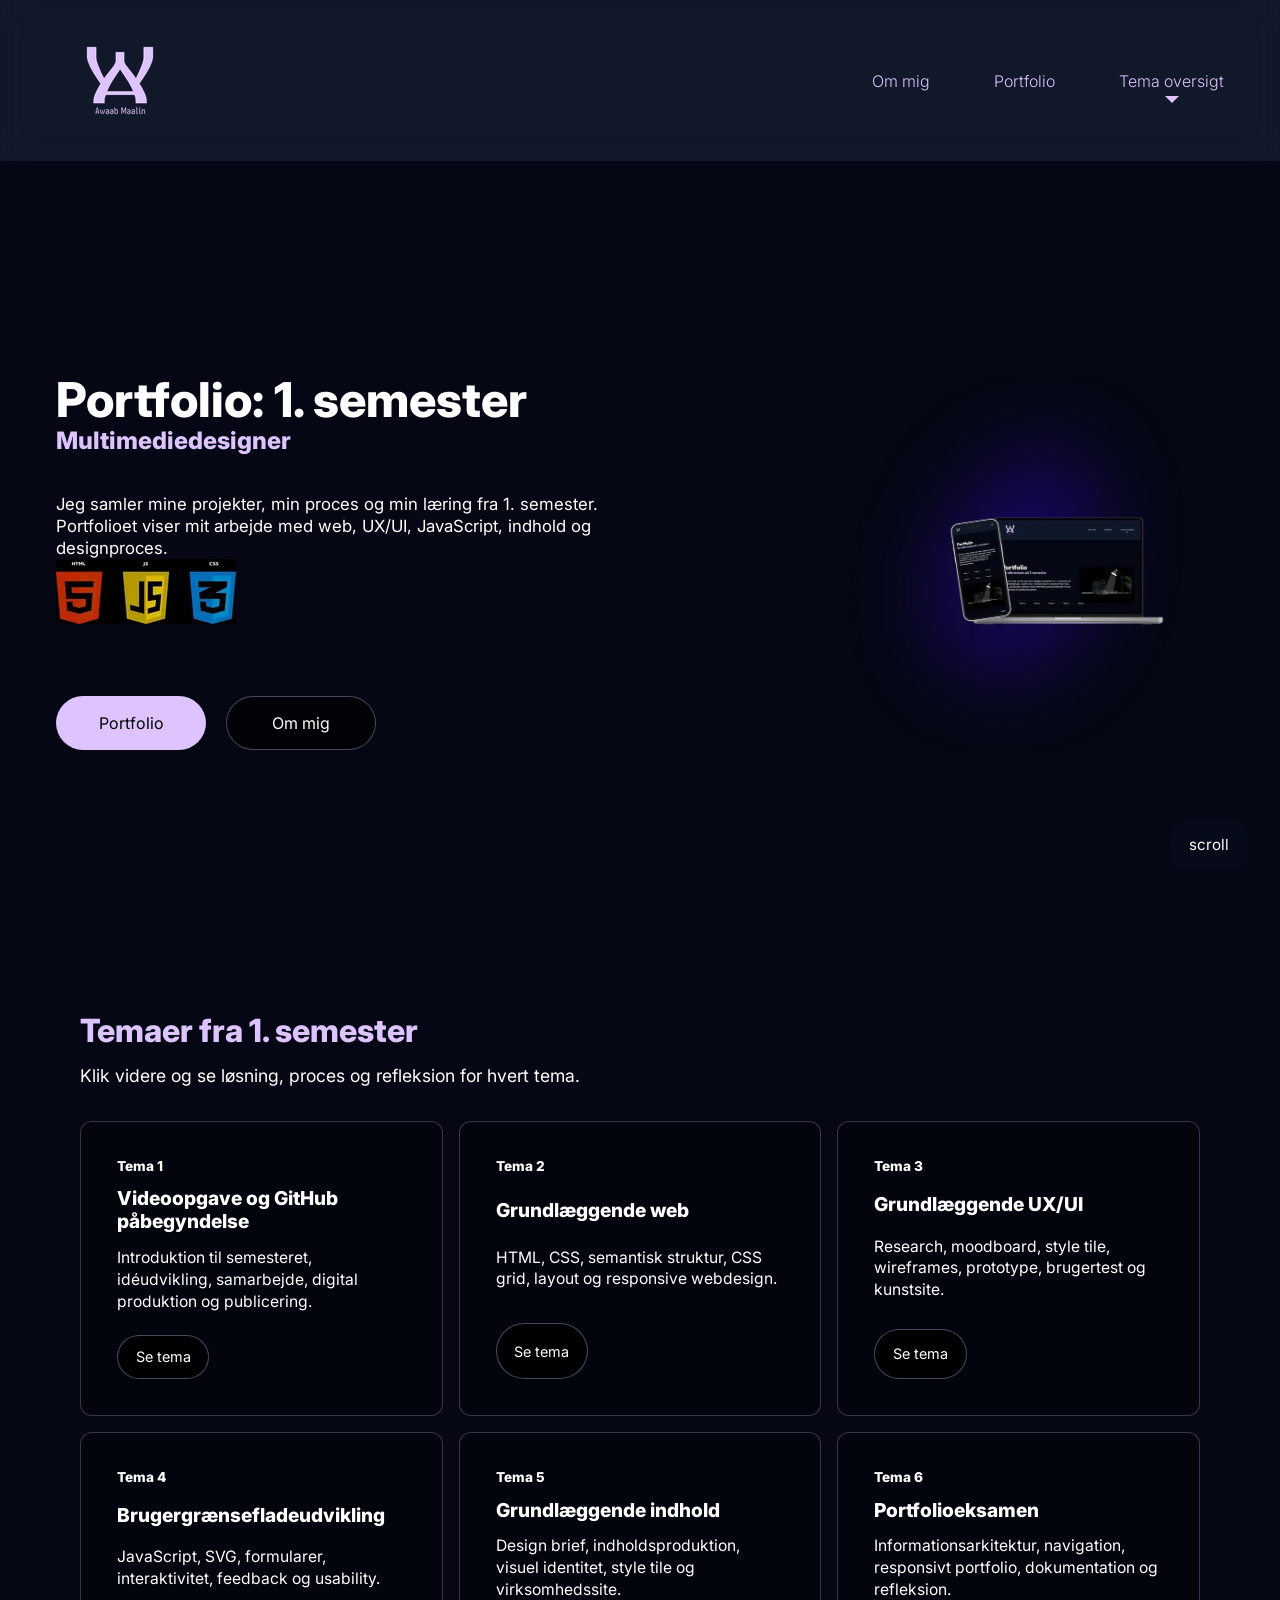
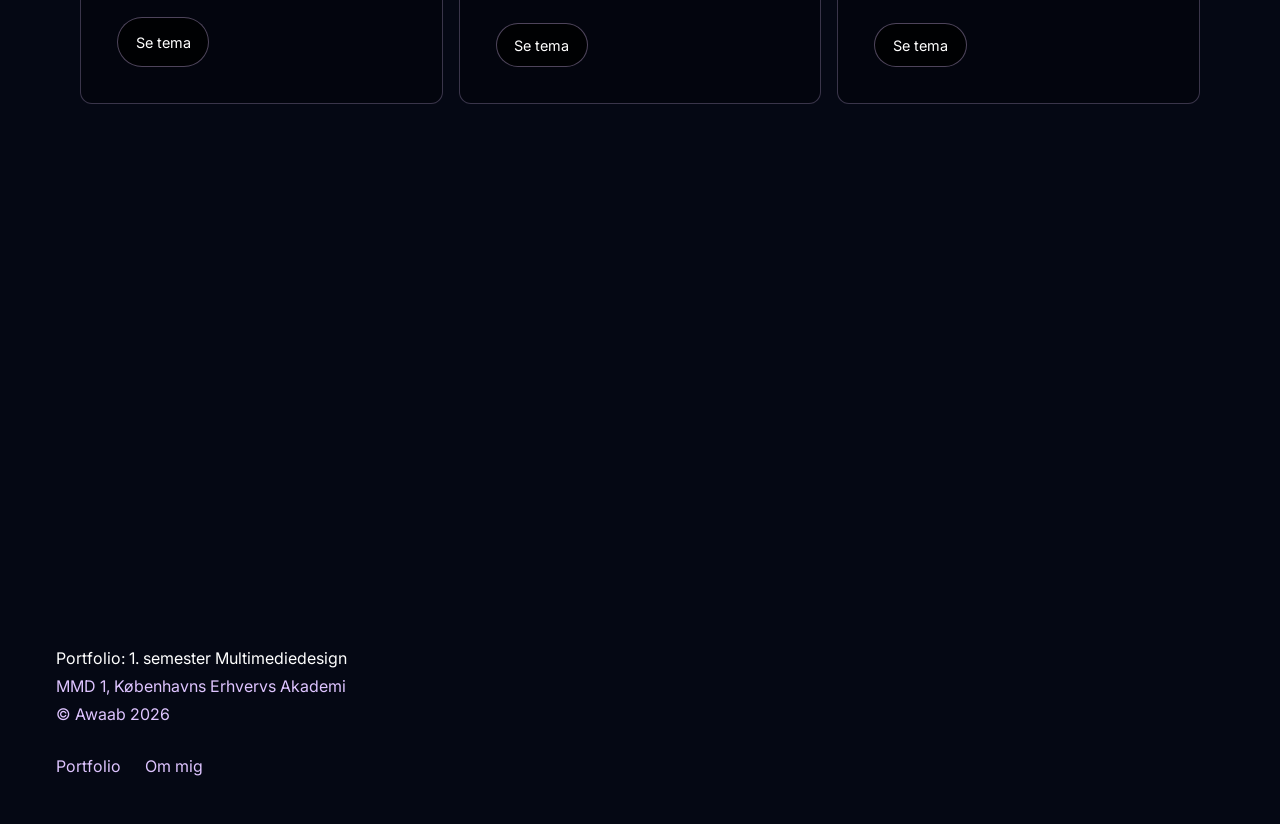
<file: index.html>
<!doctype html>
<html lang="da">
  <head>
    <meta charset="UTF-8" />
    <meta http-equiv="X-UA-Compatible" content="IE=edge" />
    <meta name="viewport" content="width=device-width, initial-scale=1.0" />
    <meta name="description" content="Portfolio for Awaab Maalin, 1. semester multimediedesign, med projekter, proces, læring og refleksion fra temaerne." />

    <link rel="preload" href="img/frontpage_mockup.webp" as="image" fetchpriority="high" />
    <link rel="stylesheet" href="css/general.css" />
    <link rel="stylesheet" href="css/font.css" />
    <link rel="stylesheet" href="css/layout.css" />
    <link rel="stylesheet" href="css/gallery.css" />
    <link rel="stylesheet" href="css/style.css" />
    <link rel="stylesheet" href="css/responsive.css" />
    <link rel="icon" href="img/favicon/favicon.ico" sizes="any" />
    <link rel="icon" type="image/png" sizes="32x32" href="img/favicon/favicon-32x32.png" />
    <link rel="icon" type="image/png" sizes="16x16" href="img/favicon/favicon-16x16.png" />
    <link rel="apple-touch-icon" sizes="180x180" href="img/favicon/apple-touch-icon.png" />
    <link rel="manifest" href="img/favicon/site.webmanifest" />
    <meta name="theme-color" content="#151f33" />
    <title>Portfolio | 1. semester Multimediedesign</title>
  </head>

  <body>
    <header class="site-header">
      <div class="navdiv">
        <nav class="general-nav" aria-label="Primær navigation">
          <div class="general-bar">
            <a href="index.html" class="mobile-logo">
              <img src="img/logo/final%20logo.png" width="128" height="129" alt="Awaab Maalin logo" />
            </a>

            <button class="mobile_burger" id="mobileBurger" type="button" aria-label="Åbn menu" aria-controls="burgermenu" aria-expanded="false">
              <span></span>
              <span></span>
              <span></span>
            </button>
            <ul class="nav_menu" id="burgermenu">
              <li><a href="about.html">Om mig</a></li>
              <li><a href="portfolio.html">Portfolio</a></li>
              <li>
                <details class="dropdown_wrapper">
                  <summary>Tema oversigt</summary>
                  <ul class="dropdown_list">
                    <li><a href="portfolio.html#tema1">Tema 1: Video og GitHub</a></li>
                    <li><a href="portfolio.html#tema2">Tema 2: Grundlæggende web</a></li>
                    <li><a href="portfolio.html#tema3">Tema 3: Grundlæggende UX/UI</a></li>
                    <li><a href="portfolio.html#tema4">Tema 4: Brugergrænsefladeudvikling</a></li>
                    <li><a href="portfolio.html#tema5">Tema 5: Grundlæggende indhold</a></li>
                    <li><a href="portfolio.html#tema6">Tema 6: Portfolioeksamen</a></li>
                  </ul>
                </details>
              </li>
            </ul>
          </div>
        </nav>
      </div>
    </header>

    <main class="wrapper-frontpage wrapper-portfolio">
      <section class="portfolio_hero">
        <div class="portfolio_text">
          <h1>Portfolio: 1. semester</h1>

          <h2>Multimediedesigner</h2>

          <p>Jeg samler mine projekter, min proces og min læring fra 1. semester. Portfolioet viser mit arbejde med web, UX/UI, JavaScript, indhold og designproces.</p>

          <img src="img/coding-logos.webp" width="180" height="65" alt="Logoer for HTML, JavaScript og CSS" />

          <div class="buttons_group">
            <a class="btn-primary" href="portfolio.html">Portfolio</a>
            <a class="btn-secondary" href="about.html">Om mig</a>
          </div>
        </div>

        <div class="right-img">
          <img class="my_own_mockup" src="img/frontpage_mockup.webp" width="900" height="1023" fetchpriority="high" alt="Mockup af portfolioets forside på laptop og mobil" />
        </div>
      </section>

      <section class="frontpage_theme_btns">
        <h2>Temaer fra 1. semester</h2>

        <p class="theme_intro">Klik videre og se løsning, proces og refleksion for hvert tema.</p>

        <div class="grid_1-1">
          <article class="theme_card">
            <a href="portfolio.html#tema1">
              <h3>Tema 1</h3>
              <h4 class="theme_card_txt">Videoopgave og GitHub påbegyndelse</h4>
              <p class="theme_card_description">Introduktion til semesteret, idéudvikling, samarbejde, digital produktion og publicering.</p>
              <span class="portfolio_btn">Se tema</span>
            </a>
          </article>

          <article class="theme_card">
            <a href="portfolio.html#tema2">
              <h3>Tema 2</h3>
              <h4 class="theme_card_txt">Grundlæggende web</h4>
              <p class="theme_card_description">HTML, CSS, semantisk struktur, CSS grid, layout og responsive webdesign.</p>
              <span class="portfolio_btn">Se tema</span>
            </a>
          </article>

          <article class="theme_card">
            <a href="portfolio.html#tema3">
              <h3>Tema 3</h3>
              <h4 class="theme_card_txt">Grundlæggende UX/UI</h4>
              <p class="theme_card_description">Research, moodboard, style tile, wireframes, prototype, brugertest og kunstsite.</p>
              <span class="portfolio_btn">Se tema</span>
            </a>
          </article>

          <article class="theme_card">
            <a href="portfolio.html#tema4">
              <h3>Tema 4</h3>
              <h4 class="theme_card_txt">Brugergrænsefladeudvikling</h4>
              <p class="theme_card_description">JavaScript, SVG, formularer, interaktivitet, feedback og usability.</p>
              <span class="portfolio_btn">Se tema</span>
            </a>
          </article>

          <article class="theme_card">
            <a href="portfolio.html#tema5">
              <h3>Tema 5</h3>
              <h4 class="theme_card_txt">Grundlæggende indhold</h4>
              <p class="theme_card_description">Design brief, indholdsproduktion, visuel identitet, style tile og virksomhedssite.</p>
              <span class="portfolio_btn">Se tema</span>
            </a>
          </article>

          <article class="theme_card">
            <a href="portfolio.html#tema6">
              <h3>Tema 6</h3>
              <h4 class="theme_card_txt">Portfolioeksamen</h4>
              <p class="theme_card_description">Informationsarkitektur, navigation, responsivt portfolio, dokumentation og refleksion.</p>
              <span class="portfolio_btn">Se tema</span>
            </a>
          </article>
        </div>
      </section>
    </main>
    <footer>
      <p>Portfolio: 1. semester Multimediedesign</p>
      <p>MMD 1, Københavns Erhvervs Akademi</p>
      <p>&#169; Awaab 2026</p>

      <nav aria-label="Footer navigation">
        <a href="portfolio.html">Portfolio</a>
        <a href="about.html">Om mig</a>
      </nav>
    </footer>
    <script src="js/burger.js" defer></script>
    <script src="js/dropdown.js" defer></script>
    <script src="js/scroll.js" defer></script>
    <script src="js/scrollbtn.js" defer></script>
  </body>
</html>
</file>
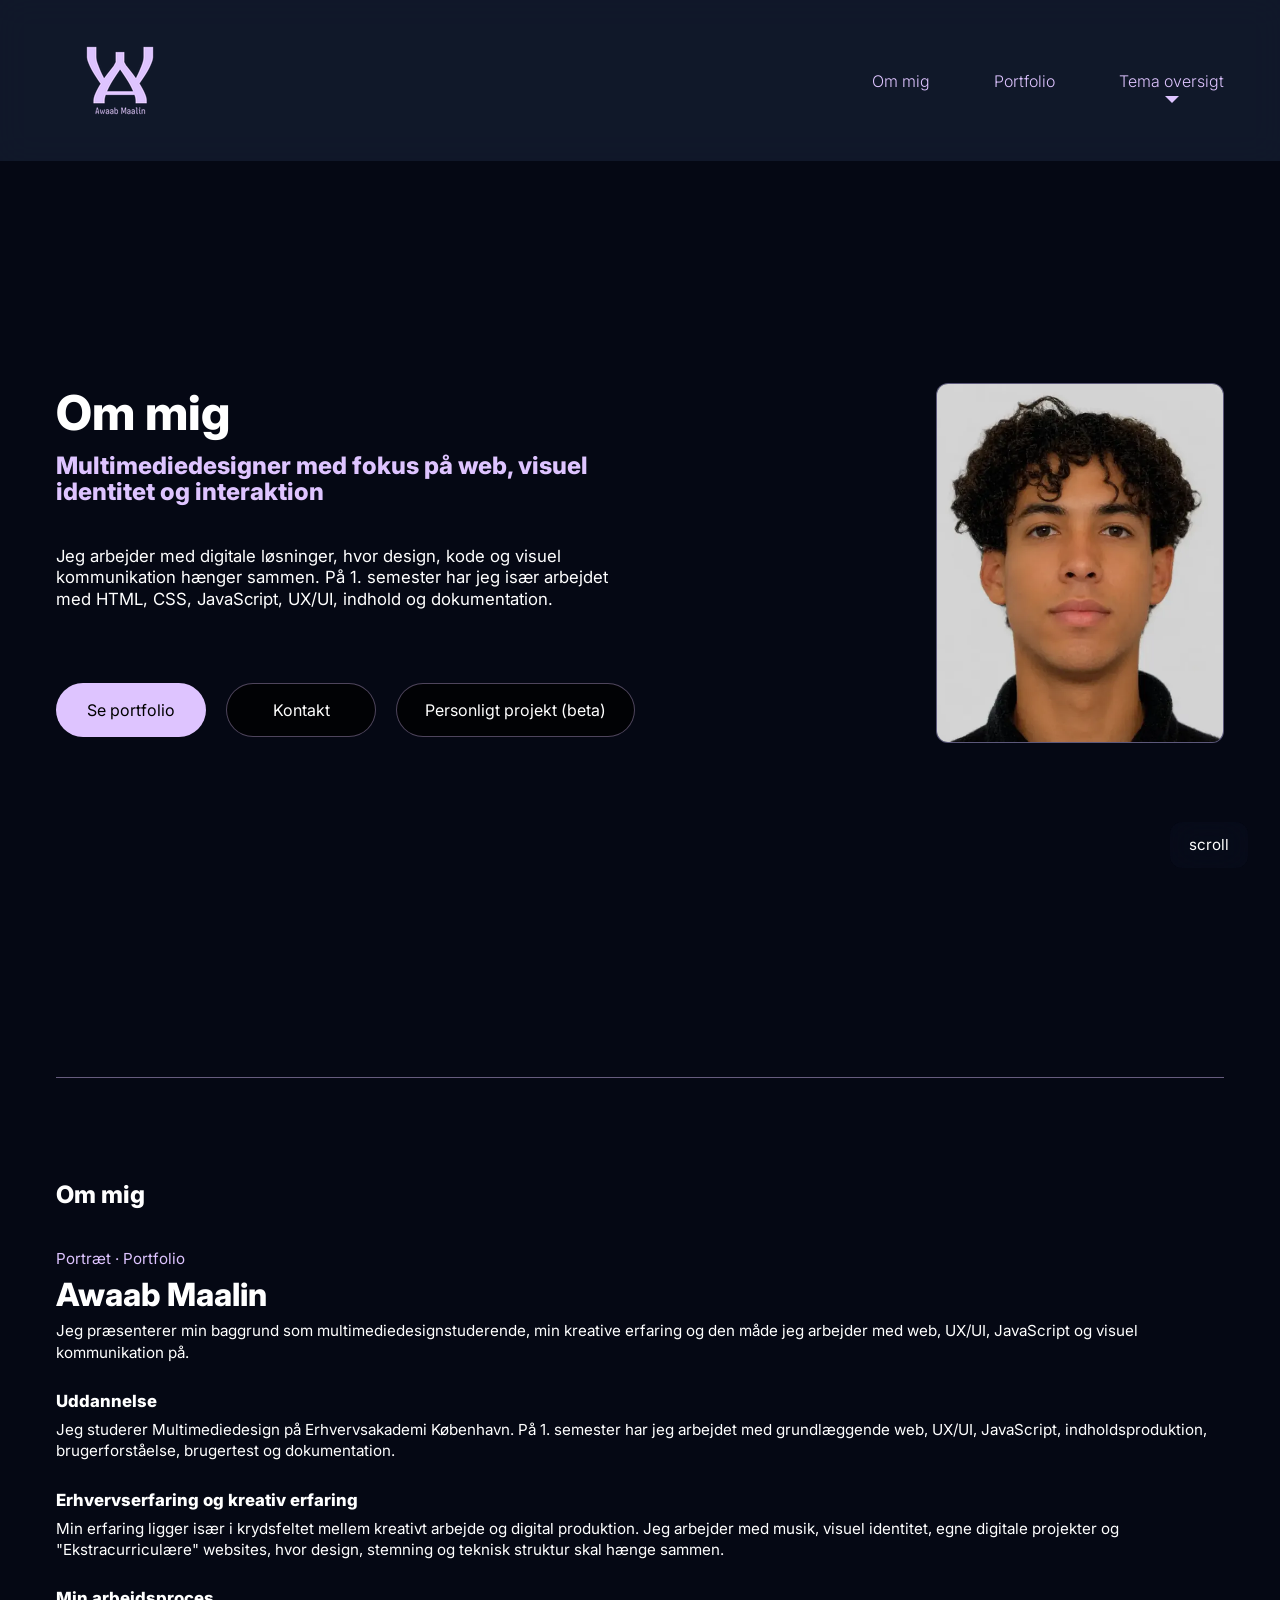
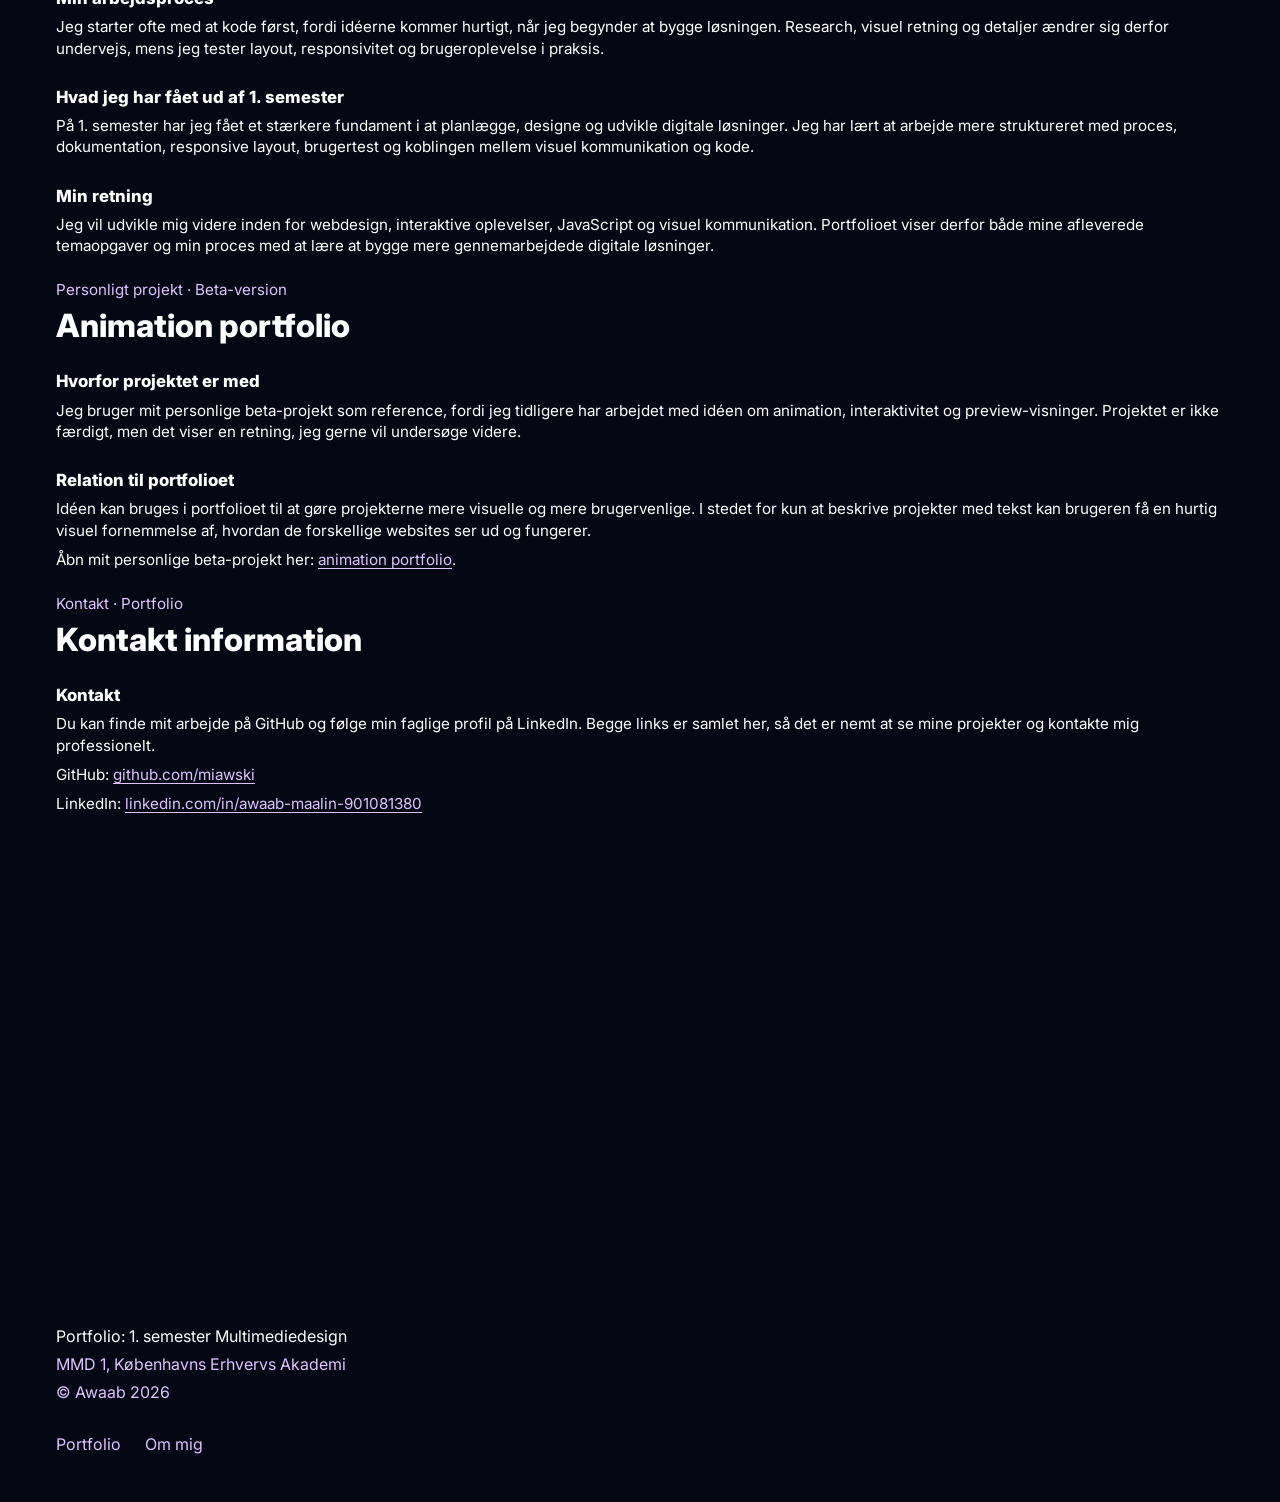
<file: about.html>
<!doctype html>
<html lang="da">
  <head>
    <meta charset="UTF-8">
    <meta http-equiv="X-UA-Compatible" content="IE=edge">
    <meta name="viewport" content="width=device-width, initial-scale=1.0">
    <meta name="description" content="Om Awaab Maalin, multimediedesignstuderende med fokus på web, UX/UI, JavaScript, visuel identitet og interaktive projekter.">

    <link rel="preload" href="img/awab_profile_photo.webp" as="image" fetchpriority="high">
    <link rel="stylesheet" href="css/general.css">
    <link rel="stylesheet" href="css/font.css">
    <link rel="stylesheet" href="css/layout.css">
    <link rel="stylesheet" href="css/gallery.css">
    <link rel="stylesheet" href="css/style.css">
    <link rel="stylesheet" href="css/responsive.css">

    <link rel="icon" href="img/favicon/favicon.ico" sizes="any">
    <link rel="icon" type="image/png" sizes="32x32" href="img/favicon/favicon-32x32.png">
    <link rel="icon" type="image/png" sizes="16x16" href="img/favicon/favicon-16x16.png">
    <link rel="apple-touch-icon" sizes="180x180" href="img/favicon/apple-touch-icon.png">
    <link rel="manifest" href="img/favicon/site.webmanifest">
    <meta name="theme-color" content="#151f33">

    <title>Om mig | Portfolio</title>
  </head>

  <body>
    <header class="site-header">
      <div class="navdiv">
        <nav class="general-nav" aria-label="Primær navigation">
          <div class="general-bar">
            <a href="index.html" class="mobile-logo">
              <img src="img/logo/final%20logo.png" width="128" height="129" alt="Awaab Maalin logo">
            </a>

            <button class="mobile_burger" id="mobileBurger" type="button" aria-label="Åbn menu" aria-controls="burgermenu" aria-expanded="false">
              <span></span>
              <span></span>
              <span></span>
            </button>

            <ul class="nav_menu" id="burgermenu">
              <li><a href="about.html">Om mig</a></li>
              <li><a href="portfolio.html">Portfolio</a></li>
              <li>
                <details class="dropdown_wrapper">
                  <summary>Tema oversigt</summary>

                  <ul class="dropdown_list">
                    <li><a href="portfolio.html#tema1">Tema 1: Video og GitHub</a></li>
                    <li><a href="portfolio.html#tema2">Tema 2: Grundlæggende web</a></li>
                    <li><a href="portfolio.html#tema3">Tema 3: Grundlæggende UX/UI</a></li>
                    <li><a href="portfolio.html#tema4">Tema 4: Brugergrænsefladeudvikling</a></li>
                    <li><a href="portfolio.html#tema5">Tema 5: Grundlæggende indhold</a></li>
                    <li><a href="portfolio.html#tema6">Tema 6: Portfolioeksamen</a></li>
                  </ul>
                </details>
              </li>
            </ul>
          </div>
        </nav>
      </div>
    </header>

    <main class="wrapper-portfolio">
      <section class="portfolio_hero">
        <div class="portfolio_text">
          <h1>Om mig</h1>
          <h2>Multimediedesigner med fokus på web, visuel identitet og interaktion</h2>

          <p>Jeg arbejder med digitale løsninger, hvor design, kode og visuel kommunikation hænger sammen. På 1. semester har jeg især arbejdet med HTML, CSS, JavaScript, UX/UI, indhold og dokumentation.</p>

          <div class="buttons_group">
            <a class="btn-primary" href="portfolio.html">Se portfolio</a>
            <a class="btn_third" href="#kontakt">Kontakt</a>
            <a class="btn-secondary" href="#animation-portfolio">Personligt projekt (beta)</a>
          </div>
        </div>

        <div class="right-img">
          <img class="hero-img" src="img/awab_profile_photo.webp" width="560" height="660" fetchpriority="high" alt="Portrætbillede af Awaab Maalin">
        </div>
      </section>

      <hr class="line">

      <section class="Tema_oversigt">
        <h1 class="temaer">Om mig</h1>

        <section class="portfolio_content">
          <div id="portræt">
            <p>Portræt · Portfolio</p>
            <h2>Awaab Maalin</h2>
            <p>Jeg præsenterer min baggrund som multimediedesignstuderende, min kreative erfaring og den måde jeg arbejder med web, UX/UI, JavaScript og visuel kommunikation på.</p>

            <h3>Uddannelse</h3>
            <p>Jeg studerer Multimediedesign på Erhvervsakademi København. På 1. semester har jeg arbejdet med grundlæggende web, UX/UI, JavaScript, indholdsproduktion, brugerforståelse, brugertest og dokumentation.</p>

            <h3>Erhvervserfaring og kreativ erfaring</h3>
            <p>
              Min erfaring ligger især i krydsfeltet mellem kreativt arbejde og digital produktion. Jeg arbejder med musik, visuel identitet, egne digitale projekter og "Ekstracurriculære" websites, hvor design, stemning og teknisk struktur skal
              hænge sammen.
            </p>

            <h3>Min arbejdsproces</h3>
            <p>
              Jeg starter ofte med at kode først, fordi idéerne kommer hurtigt, når jeg begynder at bygge løsningen. Research, visuel retning og detaljer ændrer sig derfor undervejs, mens jeg tester layout, responsivitet og brugeroplevelse i praksis.
            </p>

            <h3>Hvad jeg har fået ud af 1. semester</h3>
            <p>
              På 1. semester har jeg fået et stærkere fundament i at planlægge, designe og udvikle digitale løsninger. Jeg har lært at arbejde mere struktureret med proces, dokumentation, responsive layout, brugertest og koblingen mellem visuel
              kommunikation og kode.
            </p>

            <h3>Min retning</h3>
            <p>
              Jeg vil udvikle mig videre inden for webdesign, interaktive oplevelser, JavaScript og visuel kommunikation. Portfolioet viser derfor både mine afleverede temaopgaver og min proces med at lære at bygge mere gennemarbejdede digitale
              løsninger.
            </p>
          </div>

          <div id="animation-portfolio">
            <p>Personligt projekt · Beta-version</p>
            <h2>Animation portfolio</h2>

            <h3>Hvorfor projektet er med</h3>
            <p>
              Jeg bruger mit personlige beta-projekt som reference, fordi jeg tidligere har arbejdet med idéen om animation, interaktivitet og preview-visninger. Projektet er ikke færdigt, men det viser en retning, jeg gerne vil undersøge videre.
            </p>

            <h3>Relation til portfolioet</h3>
            <p>
              Idéen kan bruges i portfolioet til at gøre projekterne mere visuelle og mere brugervenlige. I stedet for kun at beskrive projekter med tekst kan brugeren få en hurtig visuel fornemmelse af, hvordan de forskellige websites ser ud og
              fungerer.
            </p>

            <p>
              Åbn mit personlige beta-projekt her:
              <a href="https://miawski.github.io/animation_portfolio/" target="_blank" rel="noopener">animation portfolio</a>.
            </p>
          </div>

          <div id="kontakt">
            <p>Kontakt · Portfolio</p>
            <h2>Kontakt information</h2>

            <h3>Kontakt</h3>
            <p>Du kan finde mit arbejde på GitHub og følge min faglige profil på LinkedIn. Begge links er samlet her, så det er nemt at se mine projekter og kontakte mig professionelt.</p>

            <p>
              GitHub:
              <a href="https://github.com/miawski" target="_blank" rel="noopener">github.com/miawski</a>
            </p>

            <p>
              LinkedIn:
              <a href="https://www.linkedin.com/in/awaab-maalin-901081380" target="_blank" rel="noopener">linkedin.com/in/awaab-maalin-901081380</a>
            </p>
          </div>
        </section>
      </section>
    </main>

    <footer>
      <p>Portfolio: 1. semester Multimediedesign</p>
      <p>MMD 1, Københavns Erhvervs Akademi</p>
      <p>&#169; Awaab 2026</p>

      <nav aria-label="Footer navigation">
        <a href="portfolio.html">Portfolio</a>
        <a href="about.html">Om mig</a>
      </nav>
    </footer>

    <script src="js/burger.js" defer></script>
    <script src="js/dropdown.js" defer></script>
    <script src="js/scroll.js" defer></script>
    <script src="js/scrollbtn.js" defer></script>
  </body>
</html>
</file>
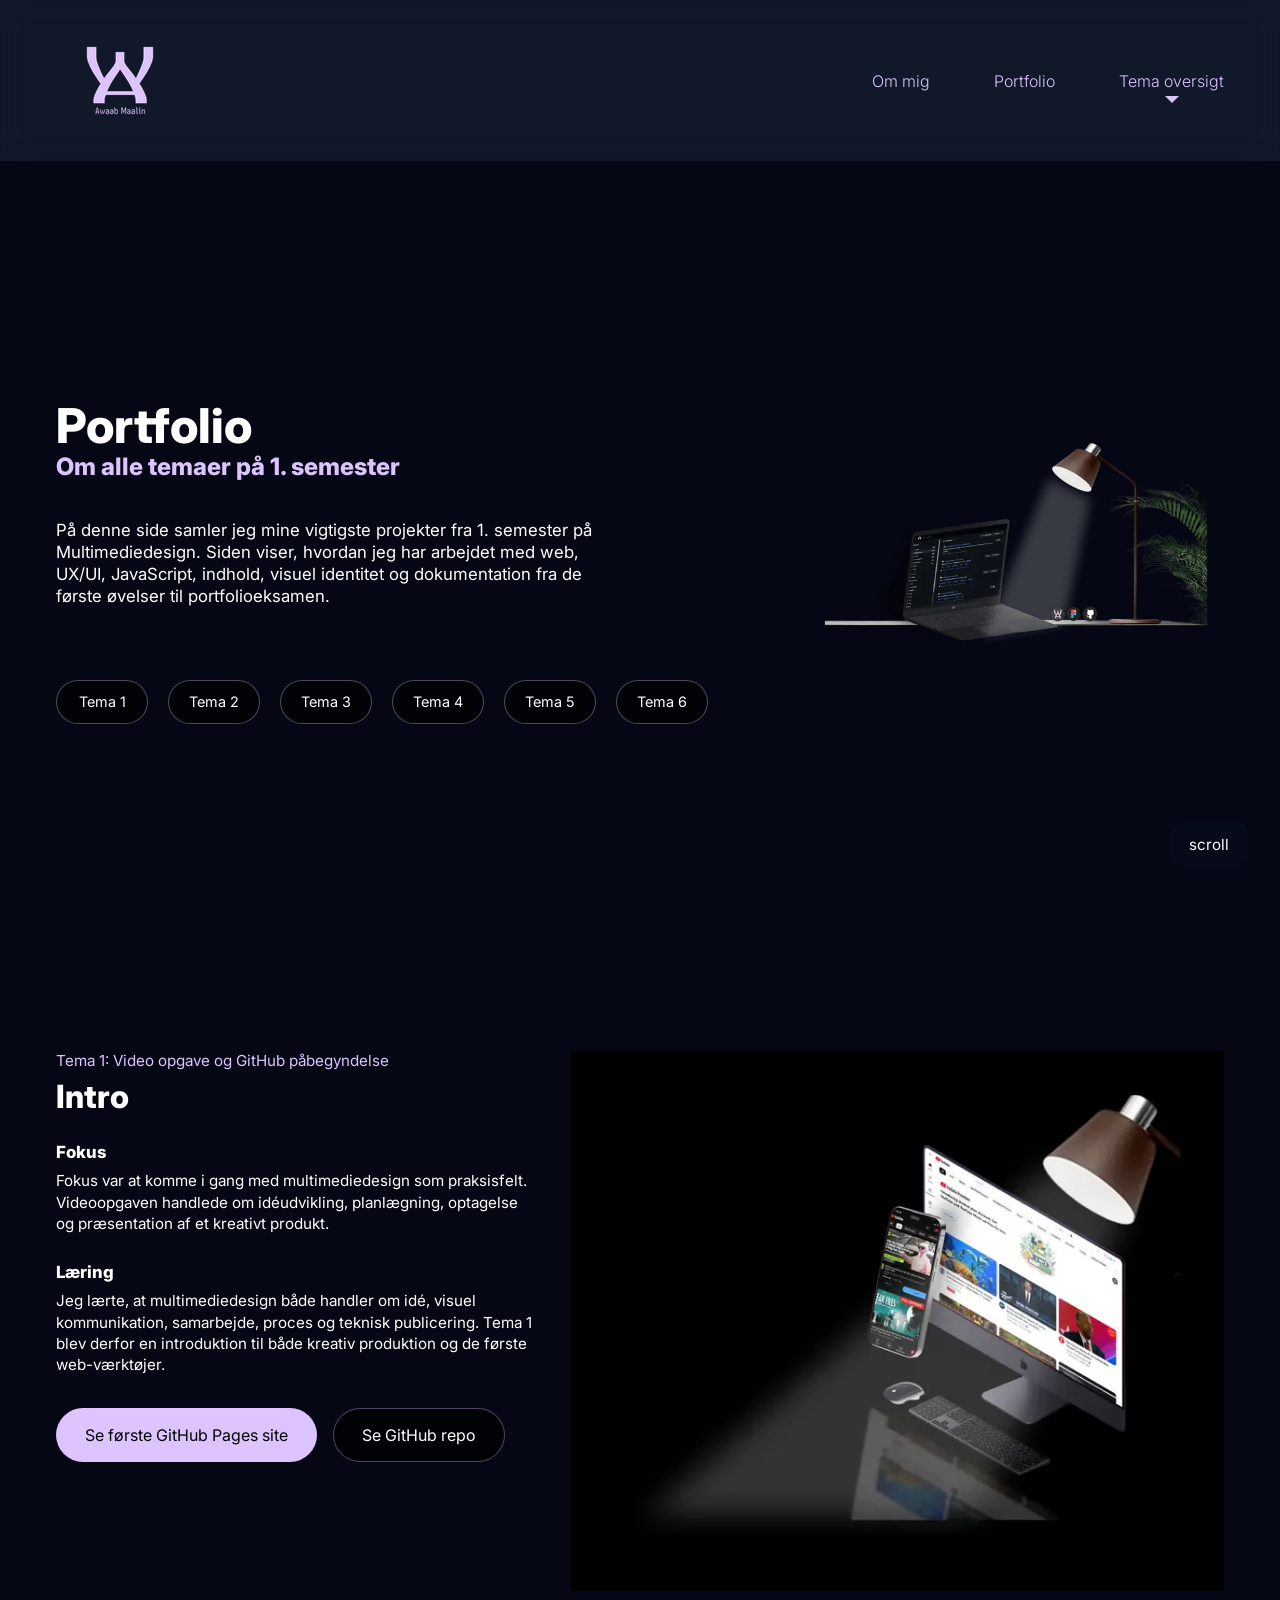
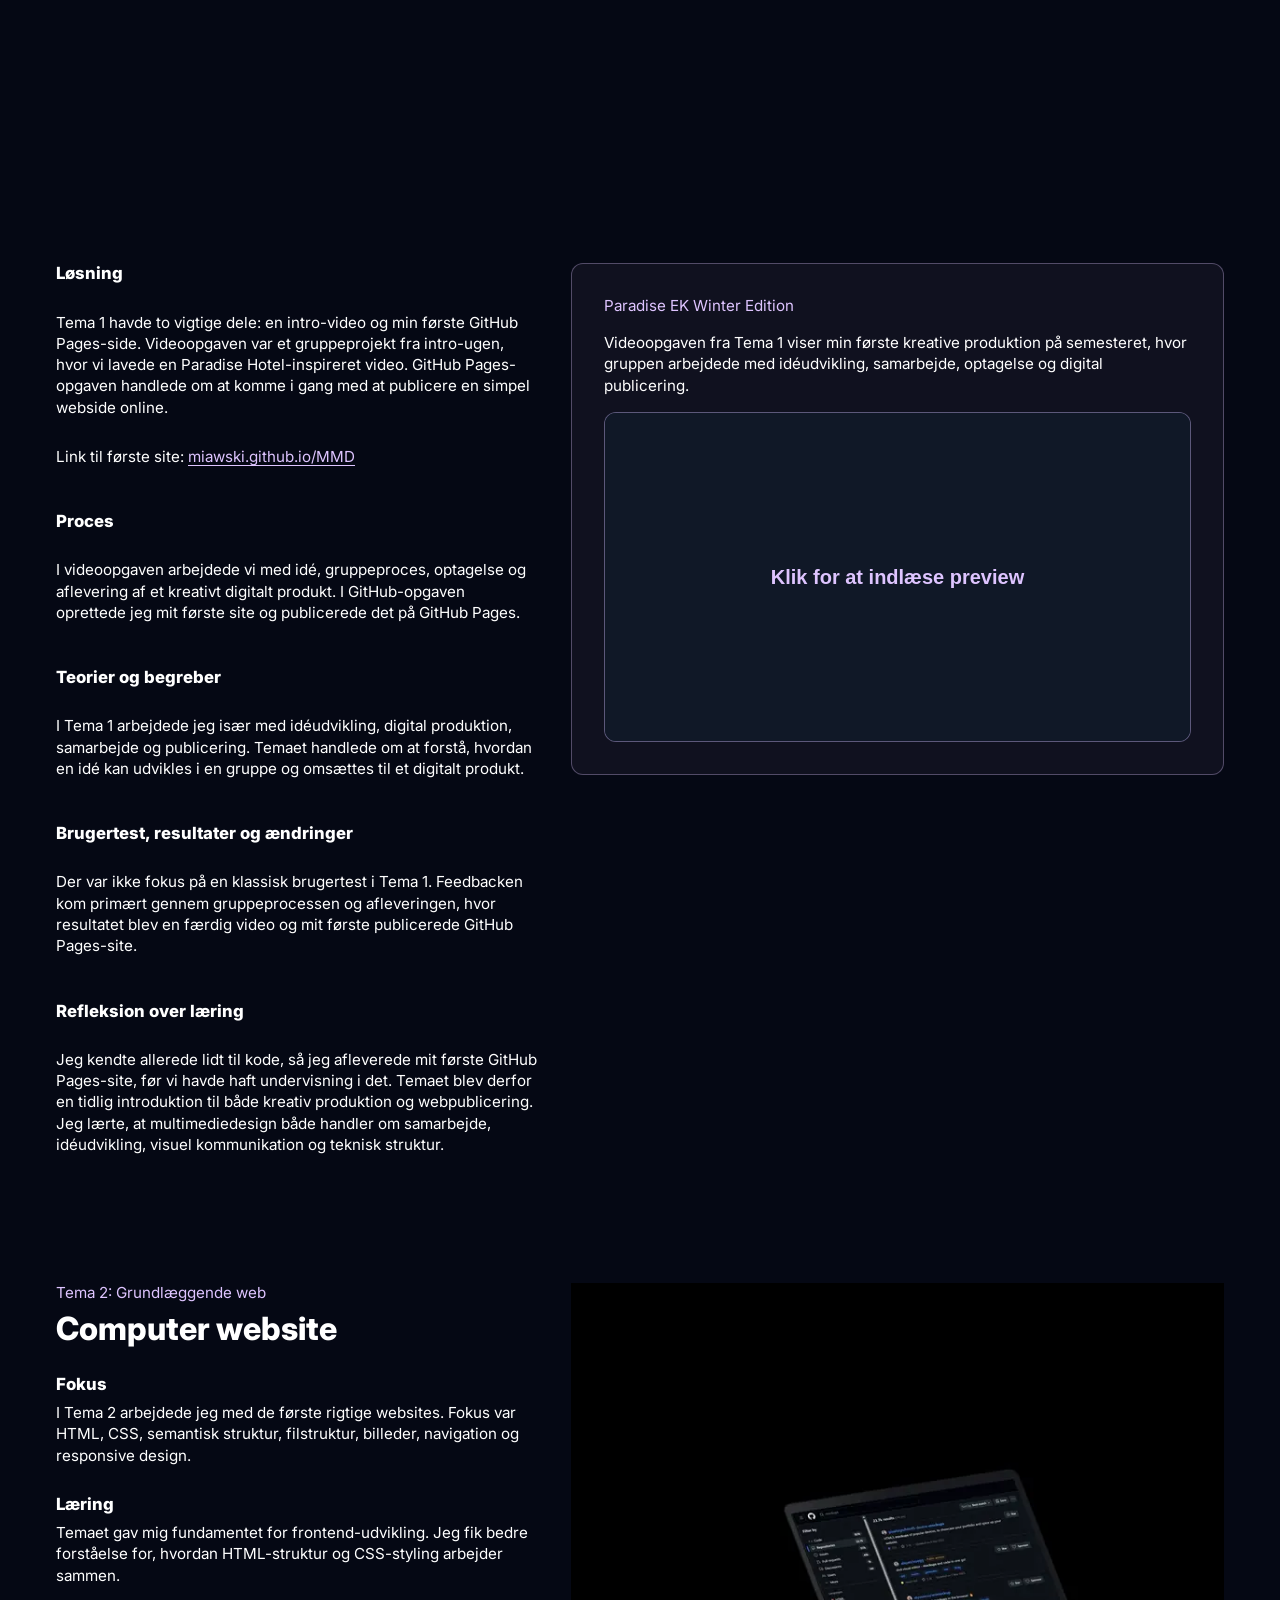
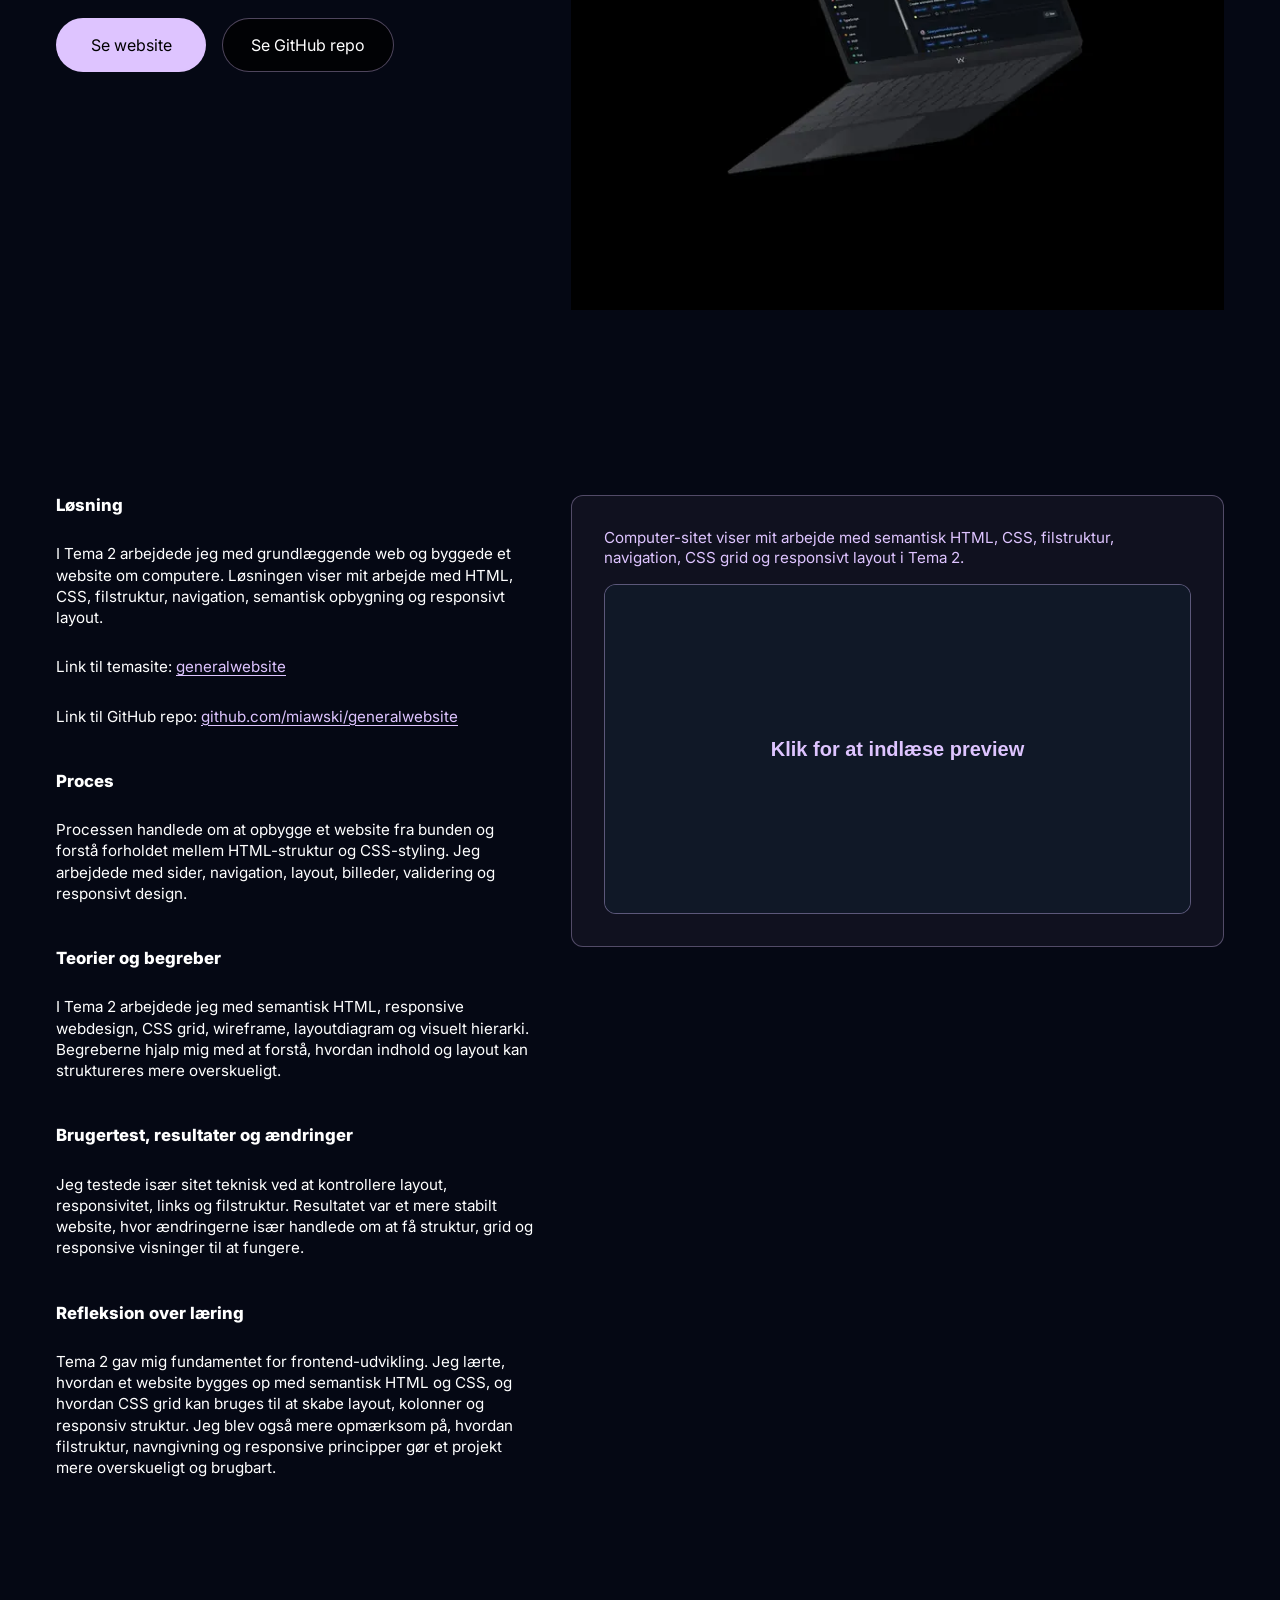
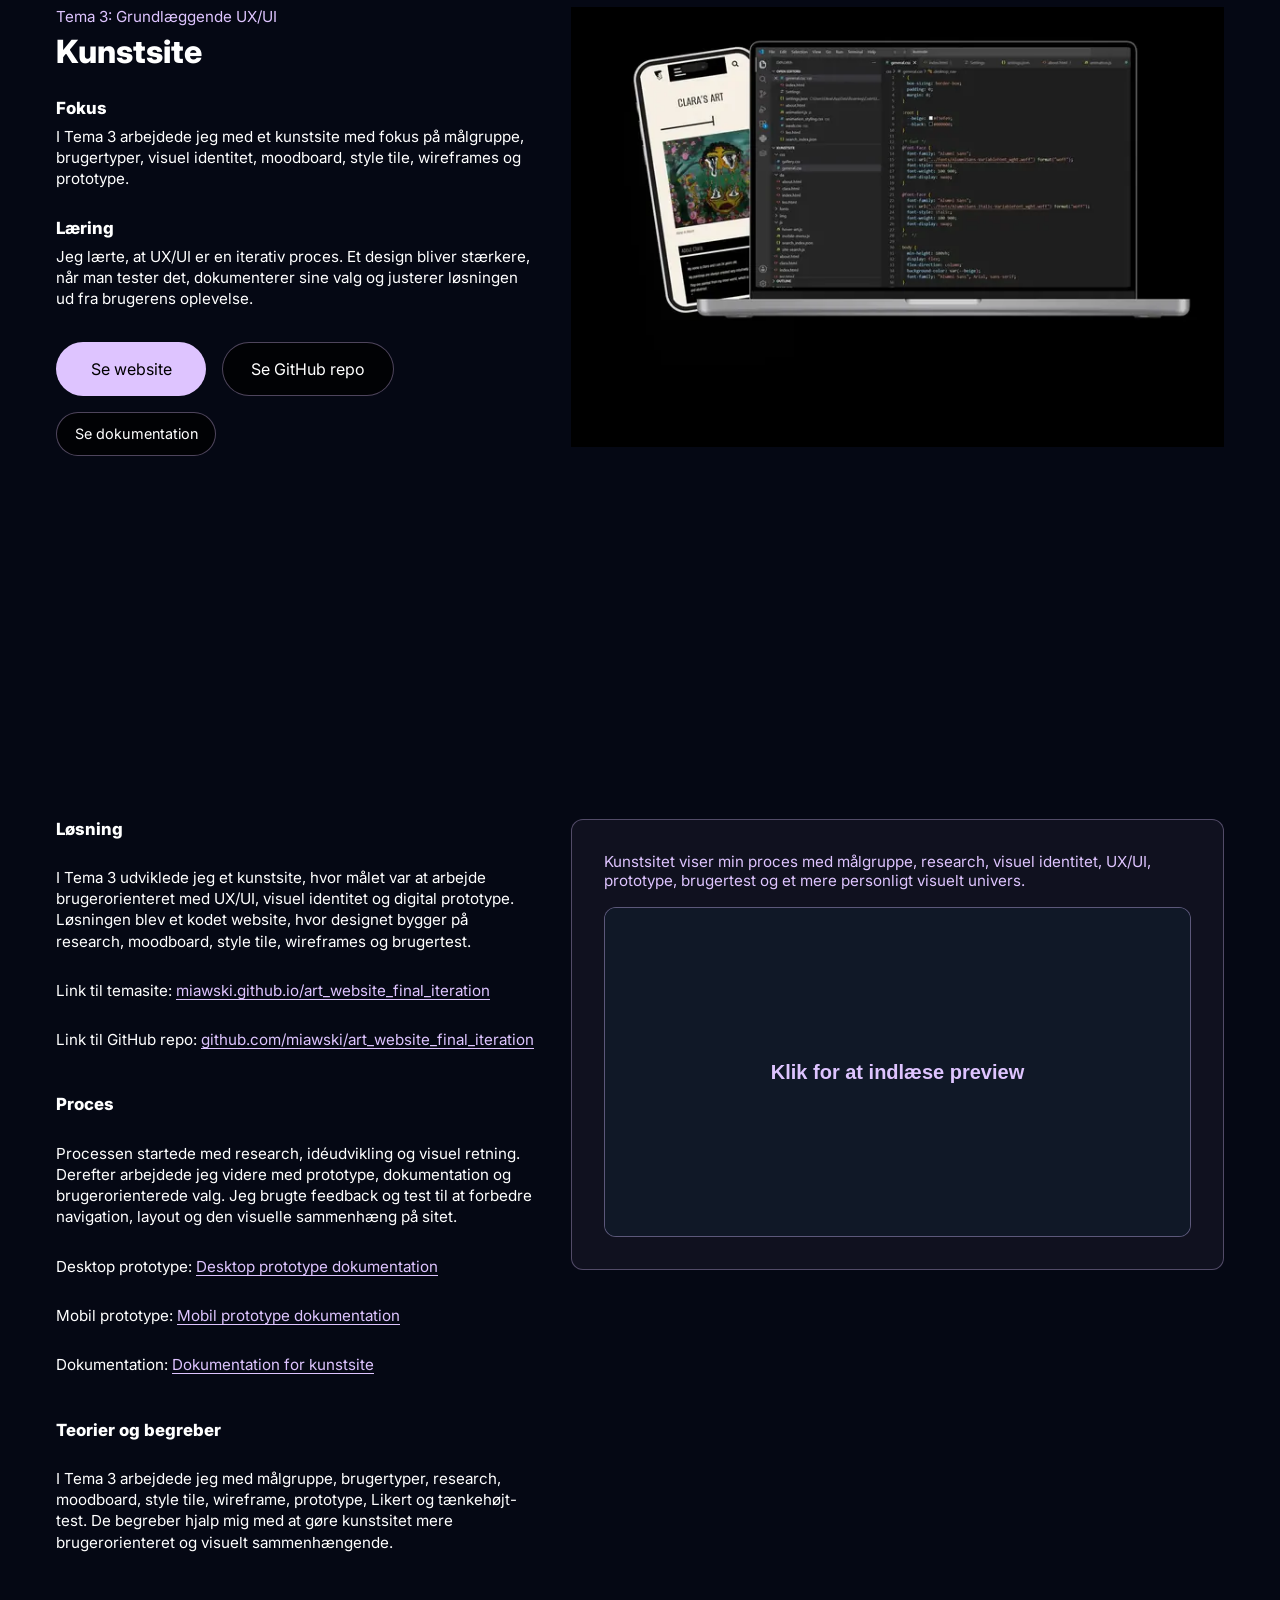
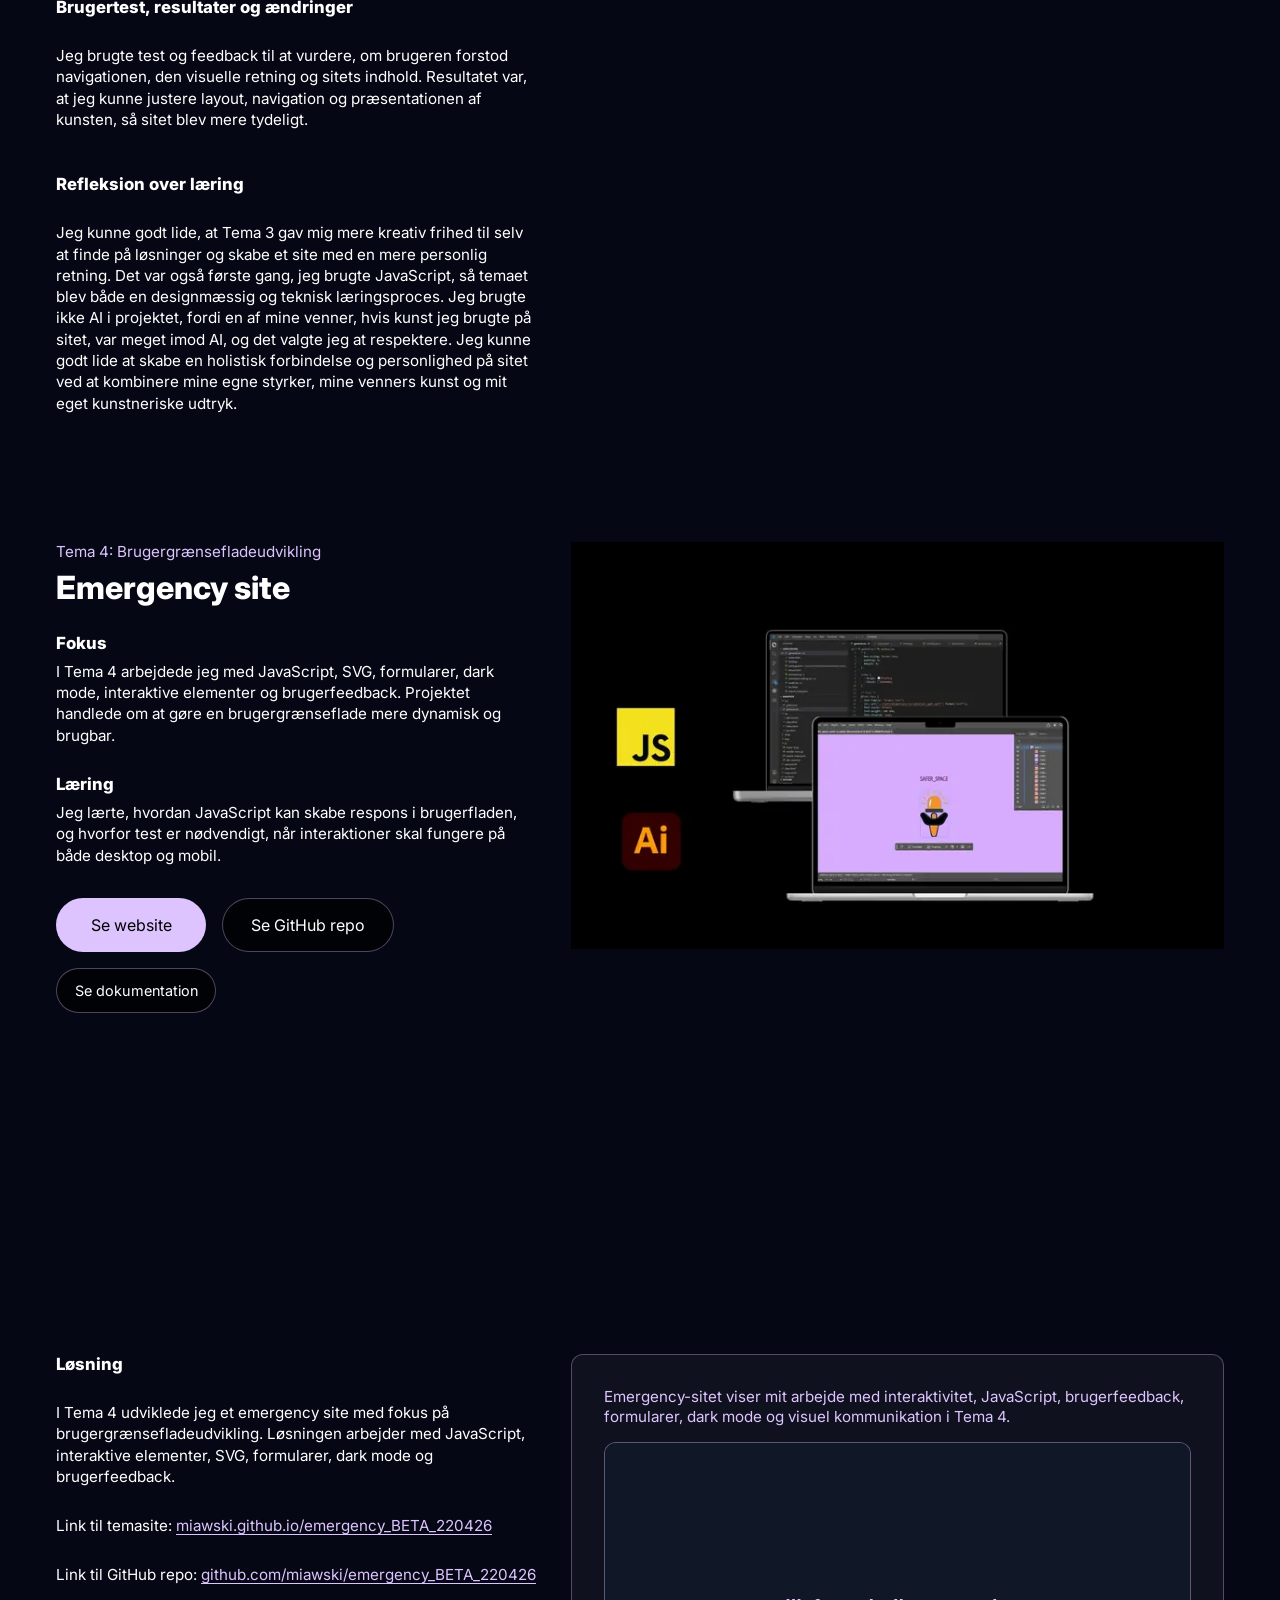
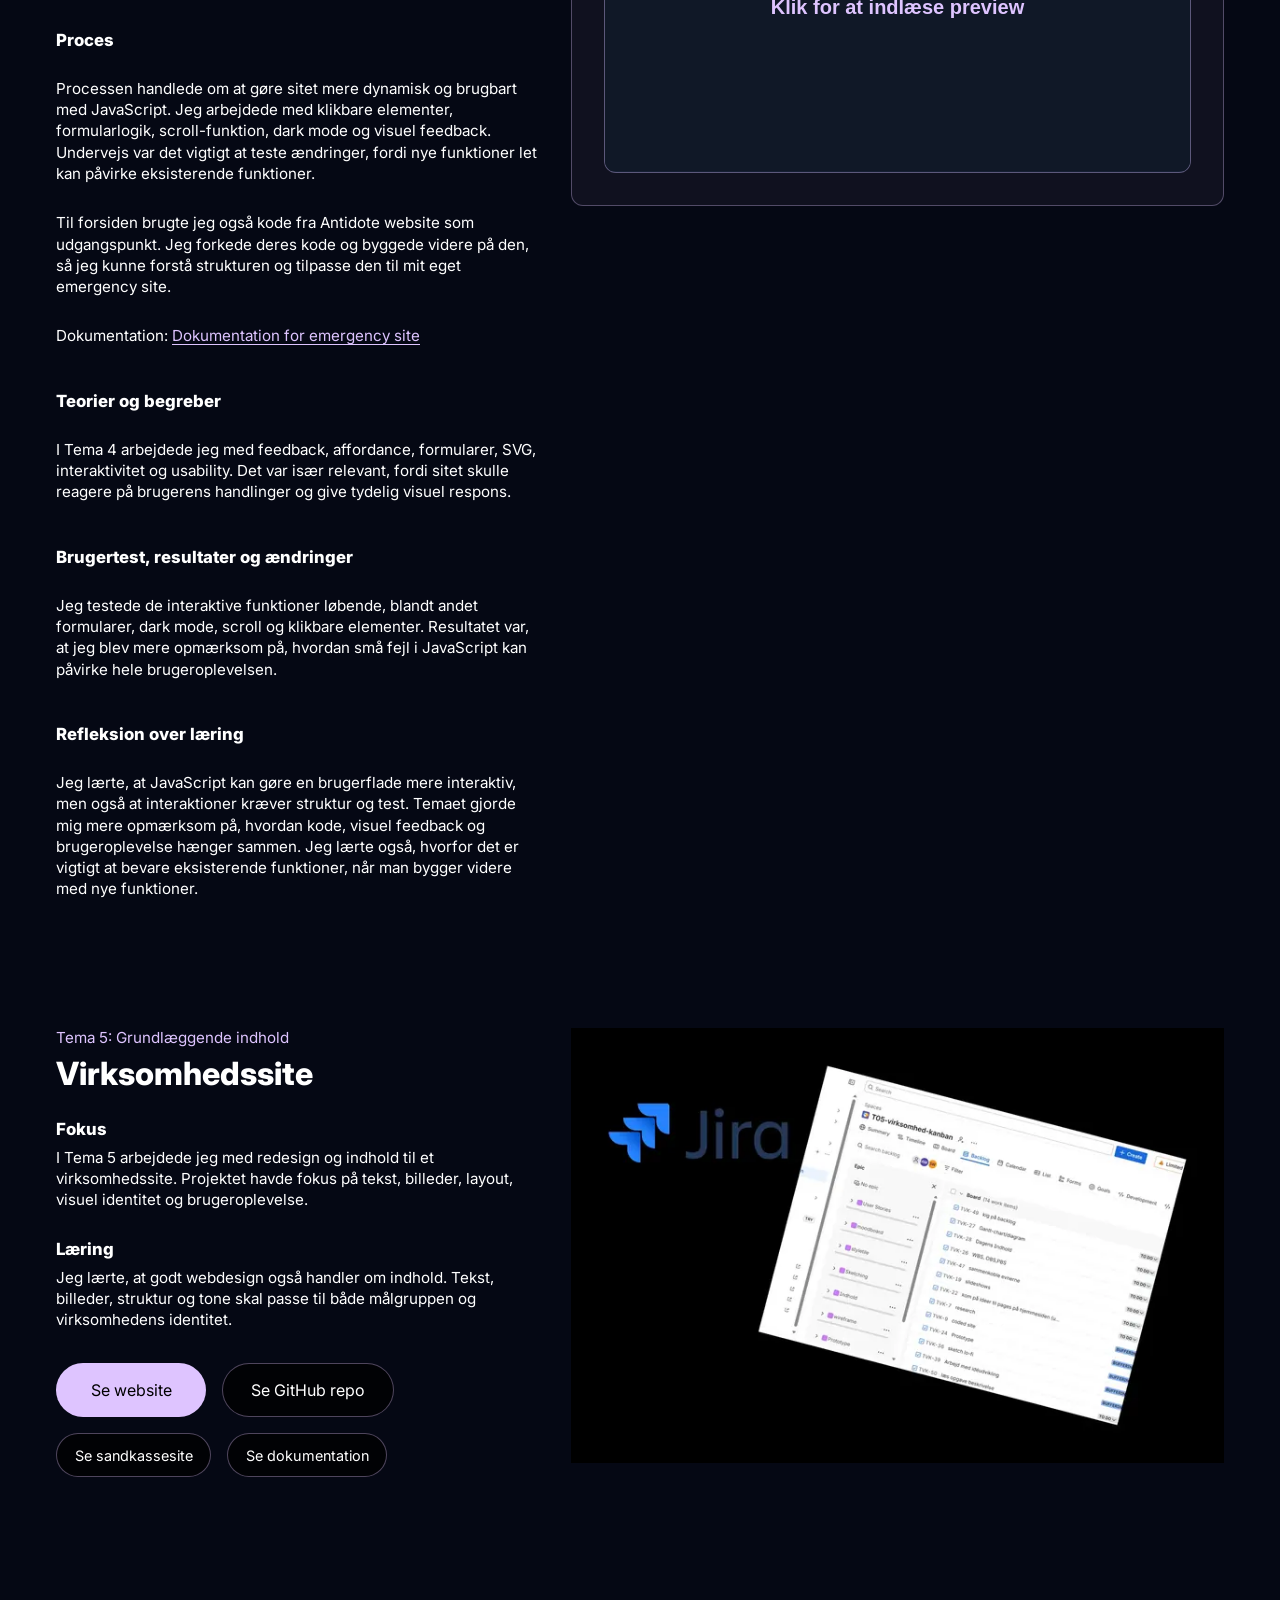
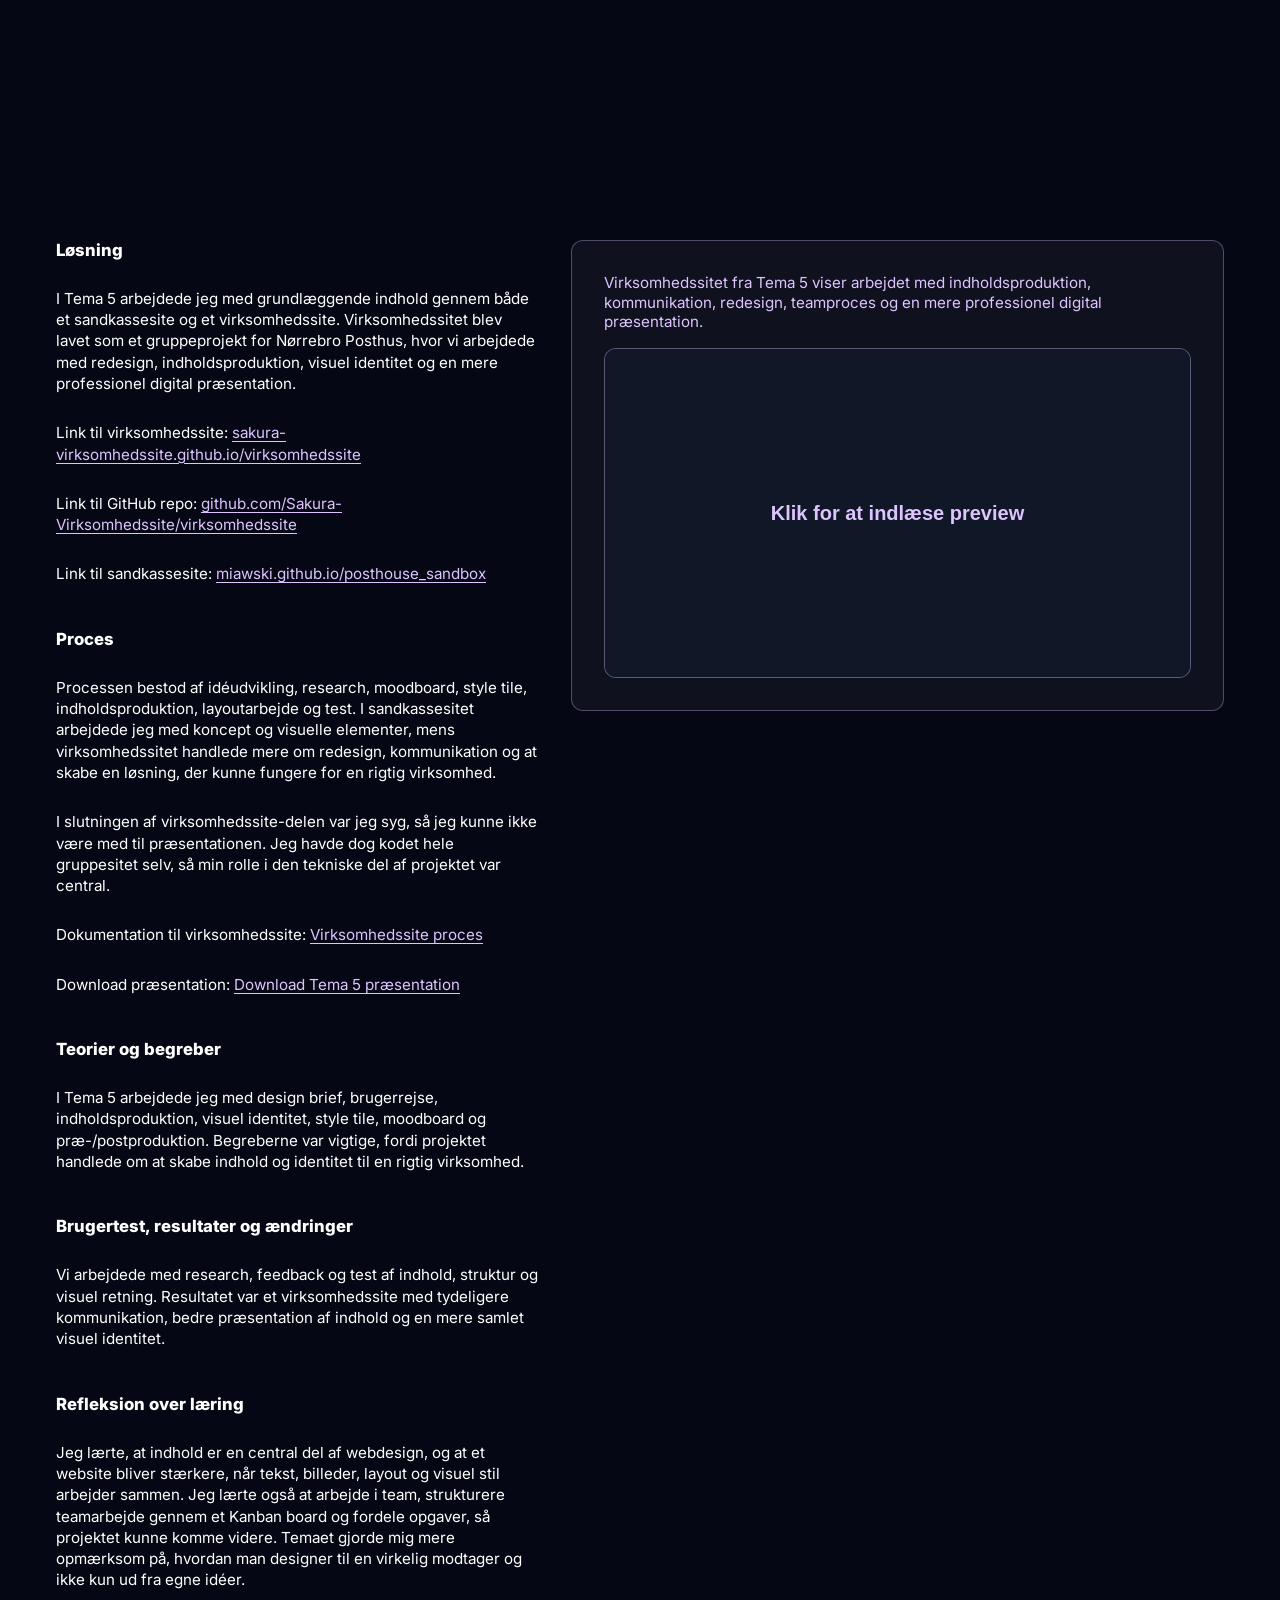
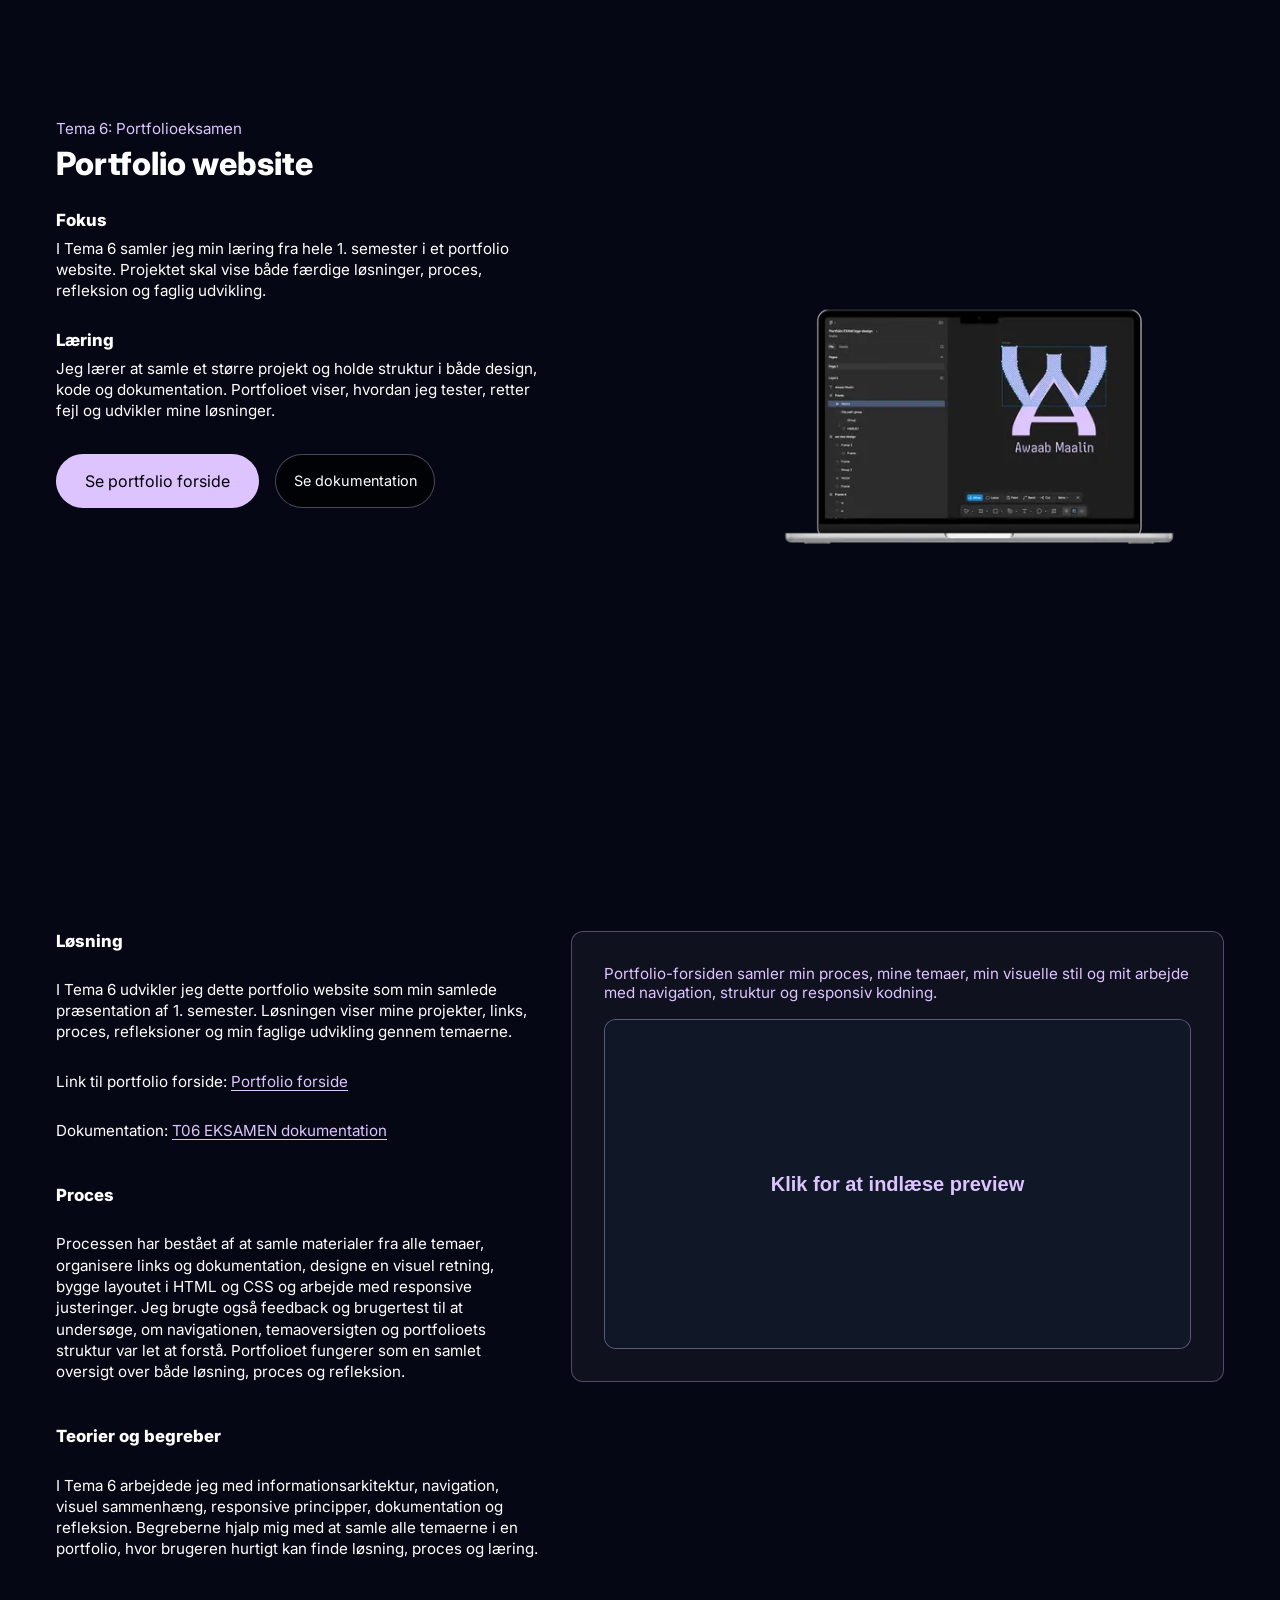
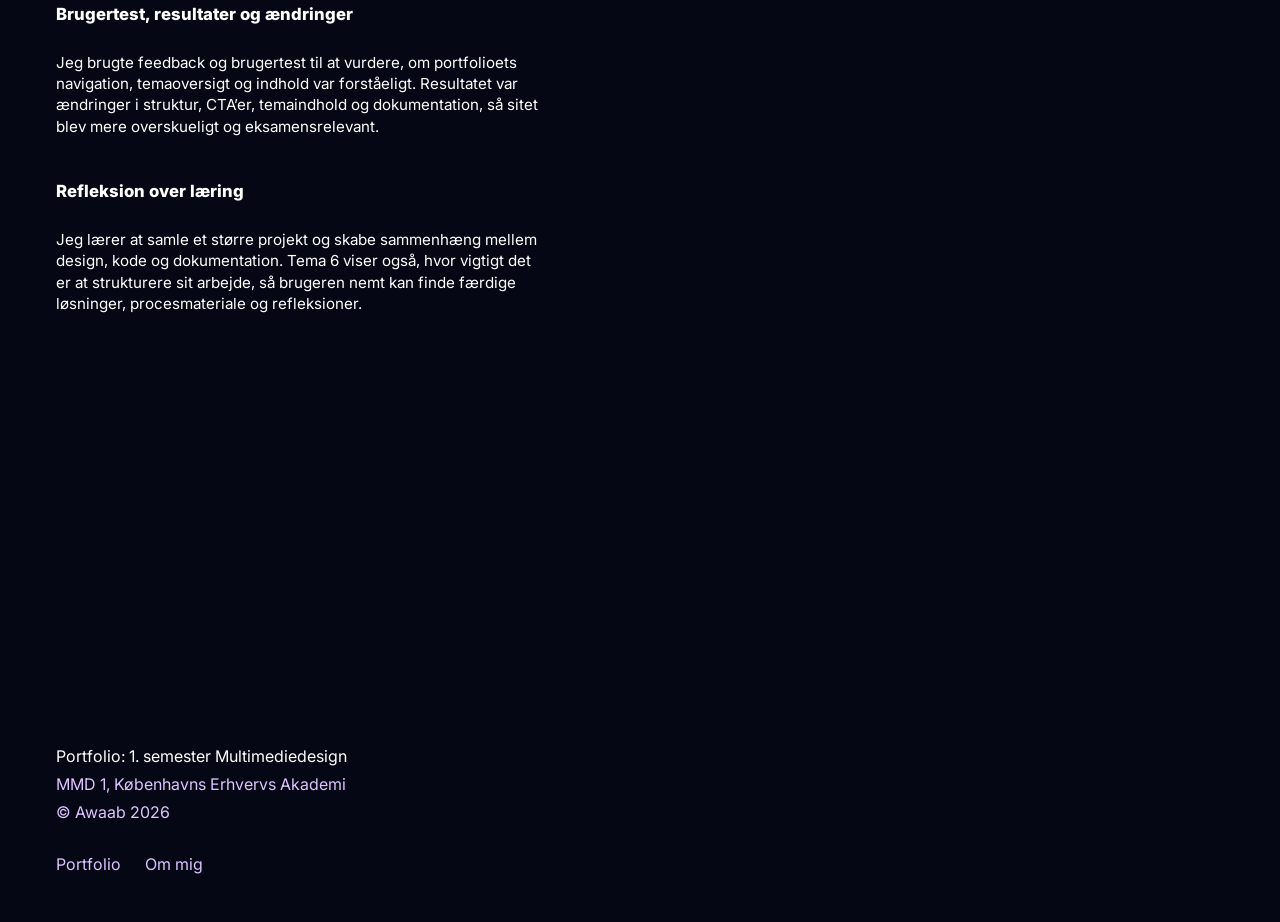
<file: portfolio.html>
<!doctype html>
<html lang="da">
  <head>
    <meta charset="UTF-8" />
    <meta http-equiv="X-UA-Compatible" content="IE=edge" />
    <meta name="viewport" content="width=device-width, initial-scale=1.0" />
    <meta name="description" content="Temaoversigt for Awaab Maalins portfolio med løsninger, proces, refleksioner, links og dokumentation fra 1. semester." />

    <link rel="preload" href="img/hero_mockup_transparent.webp" as="image" fetchpriority="high" />
    <link rel="stylesheet" href="css/general.css" />
    <link rel="stylesheet" href="css/font.css" />
    <link rel="stylesheet" href="css/layout.css" />
    <link rel="stylesheet" href="css/gallery.css" />
    <link rel="stylesheet" href="css/style.css" />
    <link rel="stylesheet" href="css/responsive.css" />

    <link rel="icon" href="img/favicon/favicon.ico" sizes="any" />
    <link rel="icon" type="image/png" sizes="32x32" href="img/favicon/favicon-32x32.png" />
    <link rel="icon" type="image/png" sizes="16x16" href="img/favicon/favicon-16x16.png" />
    <link rel="apple-touch-icon" sizes="180x180" href="img/favicon/apple-touch-icon.png" />
    <link rel="manifest" href="img/favicon/site.webmanifest" />
    <meta name="theme-color" content="#151f33" />

    <title>Portfolio | Temaoversigt</title>
  </head>

  <body>
    <header class="site-header">
      <div class="navdiv">
        <nav class="general-nav" aria-label="Primær navigation">
          <div class="general-bar">
            <a href="index.html" class="mobile-logo">
              <img src="img/logo/final%20logo.png" width="128" height="129" alt="Awaab Maalin logo" />
            </a>

            <button class="mobile_burger" id="mobileBurger" type="button" aria-label="Åbn menu" aria-controls="burgermenu" aria-expanded="false">
              <span></span>
              <span></span>
              <span></span>
            </button>

            <ul class="nav_menu" id="burgermenu">
              <li><a href="about.html">Om mig</a></li>
              <li><a href="portfolio.html">Portfolio</a></li>
              <li>
                <details class="dropdown_wrapper">
                  <summary>Tema oversigt</summary>

                  <ul class="dropdown_list">
                    <li><a href="#tema1">Tema 1: Video og GitHub</a></li>
                    <li><a href="#tema2">Tema 2: Grundlæggende web</a></li>
                    <li><a href="#tema3">Tema 3: Grundlæggende UX/UI</a></li>
                    <li><a href="#tema4">Tema 4: Brugergrænsefladeudvikling</a></li>
                    <li><a href="#tema5">Tema 5: Grundlæggende indhold</a></li>
                    <li><a href="#tema6">Tema 6: Portfolioeksamen</a></li>
                  </ul>
                </details>
              </li>
            </ul>
          </div>
        </nav>
      </div>
    </header>

    <main class="wrapper-portfolio">
      <section class="portfolio_hero">
        <div class="portfolio_text">
          <h1>Portfolio</h1>
          <h2>Om alle temaer på 1. semester</h2>

          <p>
            På denne side samler jeg mine vigtigste projekter fra 1. semester på Multimediedesign. Siden viser, hvordan jeg har arbejdet med web, UX/UI, JavaScript, indhold, visuel identitet og dokumentation fra de første øvelser til
            portfolioeksamen.
          </p>

          <div class="buttons_group">
            <a class="portfolio_btn" href="#tema1">Tema 1</a>
            <a class="portfolio_btn" href="#tema2">Tema 2</a>
            <a class="portfolio_btn" href="#tema3">Tema 3</a>
            <a class="portfolio_btn" href="#tema4">Tema 4</a>
            <a class="portfolio_btn" href="#tema5">Tema 5</a>
            <a class="portfolio_btn" href="#tema6">Tema 6</a>
          </div>
        </div>

        <div class="right-img">
          <img class="my_own_mockup" src="img/hero_mockup_transparent.webp" width="640" height="420" fetchpriority="high" alt="Laptop og mobilvisning af portfolioets forside" />
        </div>
      </section>

      <div class="Tema_oversigt">
        <section class="portfolio_content" id="tema1">
          <div class="theme_info">
            <p>Tema 1: Video opgave og GitHub påbegyndelse</p>
            <h2>Intro</h2>

            <h3>Fokus</h3>
            <p>Fokus var at komme i gang med multimediedesign som praksisfelt. Videoopgaven handlede om idéudvikling, planlægning, optagelse og præsentation af et kreativt produkt.</p>

            <h3>Læring</h3>
            <p>Jeg lærte, at multimediedesign både handler om idé, visuel kommunikation, samarbejde, proces og teknisk publicering. Tema 1 blev derfor en introduktion til både kreativ produktion og de første web-værktøjer.</p>

            <div class="theme1_cta">
              <a class="btn-primary" href="https://miawski.github.io/MMD/" target="_blank" rel="noopener">Se første GitHub Pages site</a>
              <a class="btn-secondary" href="https://github.com/miawski/MMD" target="_blank" rel="noopener">Se GitHub repo</a>
            </div>
          </div>

          <div><img class="mockup" src="img/yt_screen.webp" width="700" height="578" loading="lazy" decoding="async" alt="Billede fra Tema 1-videoopgaven Paradise EK Winter Edition" /></div>

          <div class="general_theme">
            <h3>Løsning</h3>
            <p>
              Tema 1 havde to vigtige dele: en intro-video og min første GitHub Pages-side. Videoopgaven var et gruppeprojekt fra intro-ugen, hvor vi lavede en Paradise Hotel-inspireret video. GitHub Pages-opgaven handlede om at komme i gang med at
              publicere en simpel webside online.
            </p>
            <p>
              Link til første site:
              <a href="https://miawski.github.io/MMD/" target="_blank" rel="noopener">miawski.github.io/MMD</a>
            </p>

            <h3>Proces</h3>
            <p>I videoopgaven arbejdede vi med idé, gruppeproces, optagelse og aflevering af et kreativt digitalt produkt. I GitHub-opgaven oprettede jeg mit første site og publicerede det på GitHub Pages.</p>

            <h3>Teorier og begreber</h3>
            <p>I Tema 1 arbejdede jeg især med idéudvikling, digital produktion, samarbejde og publicering. Temaet handlede om at forstå, hvordan en idé kan udvikles i en gruppe og omsættes til et digitalt produkt.</p>

            <h3>Brugertest, resultater og ændringer</h3>
            <p>Der var ikke fokus på en klassisk brugertest i Tema 1. Feedbacken kom primært gennem gruppeprocessen og afleveringen, hvor resultatet blev en færdig video og mit første publicerede GitHub Pages-site.</p>

            <h3>Refleksion over læring</h3>
            <p>
              Jeg kendte allerede lidt til kode, så jeg afleverede mit første GitHub Pages-site, før vi havde haft undervisning i det. Temaet blev derfor en tidlig introduktion til både kreativ produktion og webpublicering. Jeg lærte, at
              multimediedesign både handler om samarbejde, idéudvikling, visuel kommunikation og teknisk struktur.
            </p>
          </div>
          <div class="preview_div">
            <figure>
              <figcaption>
                <p>Paradise EK Winter Edition</p>
                <p>Videoopgaven fra Tema 1 viser min første kreative produktion på semesteret, hvor gruppen arbejdede med idéudvikling, samarbejde, optagelse og digital publicering.</p>
              </figcaption>

              <iframe
                data-src="https://www.youtube-nocookie.com/embed/Miypx0VSh94"
                srcdoc="<style>body{margin:0;display:grid;place-items:center;height:100vh;background:#101827;color:#dec4ff;font:700 20px Arial,sans-serif}</style><p>Klik for at indl&aelig;se preview</p>"
                title="Forhåndsvisning af Tema 1: Videoopgave"
                loading="lazy"
                allow="accelerometer; autoplay; clipboard-write; encrypted-media; gyroscope; picture-in-picture; web-share"
                allowfullscreen
              ></iframe>
            </figure>
          </div>
        </section>

        <section class="portfolio_content" id="tema2">
          <div class="theme_info">
            <p>Tema 2: Grundlæggende web</p>
            <h2>Computer website</h2>

            <h3>Fokus</h3>
            <p>I Tema 2 arbejdede jeg med de første rigtige websites. Fokus var HTML, CSS, semantisk struktur, filstruktur, billeder, navigation og responsive design.</p>
            <h3>Læring</h3>
            <p>Temaet gav mig fundamentet for frontend-udvikling. Jeg fik bedre forståelse for, hvordan HTML-struktur og CSS-styling arbejder sammen.</p>

            <div class="theme1_cta">
              <a class="btn-primary" href="https://miawski.github.io/generalwebsite/" target="_blank" rel="noopener">Se website</a>
              <a class="btn-secondary" href="https://github.com/miawski/generalwebsite" target="_blank" rel="noopener">Se GitHub repo</a>
            </div>
          </div>
          <div><img class="my_own_mockup" src="img/To6_AW_pc_g_h_page_mockup.webp" width="700" height="672" loading="lazy" decoding="async" alt="Mockup af Tema 2 computer website på desktop" /></div>
          <div class="general_theme">
            <h3>Løsning</h3>
            <p>I Tema 2 arbejdede jeg med grundlæggende web og byggede et website om computere. Løsningen viser mit arbejde med HTML, CSS, filstruktur, navigation, semantisk opbygning og responsivt layout.</p>
            <p>
              Link til temasite:
              <a href="https://miawski.github.io/generalwebsite/" target="_blank" rel="noopener">generalwebsite</a>
            </p>
            <p>
              Link til GitHub repo:
              <a href="https://github.com/miawski/generalwebsite" target="_blank" rel="noopener">github.com/miawski/generalwebsite</a>
            </p>

            <h3>Proces</h3>
            <p>Processen handlede om at opbygge et website fra bunden og forstå forholdet mellem HTML-struktur og CSS-styling. Jeg arbejdede med sider, navigation, layout, billeder, validering og responsivt design.</p>

            <h3>Teorier og begreber</h3>
            <p>I Tema 2 arbejdede jeg med semantisk HTML, responsive webdesign, CSS grid, wireframe, layoutdiagram og visuelt hierarki. Begreberne hjalp mig med at forstå, hvordan indhold og layout kan struktureres mere overskueligt.</p>

            <h3>Brugertest, resultater og ændringer</h3>
            <p>Jeg testede især sitet teknisk ved at kontrollere layout, responsivitet, links og filstruktur. Resultatet var et mere stabilt website, hvor ændringerne især handlede om at få struktur, grid og responsive visninger til at fungere.</p>

            <h3>Refleksion over læring</h3>
            <p>
              Tema 2 gav mig fundamentet for frontend-udvikling. Jeg lærte, hvordan et website bygges op med semantisk HTML og CSS, og hvordan CSS grid kan bruges til at skabe layout, kolonner og responsiv struktur. Jeg blev også mere opmærksom på,
              hvordan filstruktur, navngivning og responsive principper gør et projekt mere overskueligt og brugbart.
            </p>
          </div>

          <div class="preview_div">
            <figure>
              <figcaption>
                <p>Computer-sitet viser mit arbejde med semantisk HTML, CSS, filstruktur, navigation, CSS grid og responsivt layout i Tema 2.</p>
              </figcaption>

              <iframe
                data-src="https://miawski.github.io/generalwebsite/"
                srcdoc="<style>body{margin:0;display:grid;place-items:center;height:100vh;background:#101827;color:#dec4ff;font:700 20px Arial,sans-serif}</style><p>Klik for at indl&aelig;se preview</p>"
                title="Forhåndsvisning af Tema 2: Grundlæggende web"
                loading="lazy"
              ></iframe>
            </figure>
          </div>
        </section>

        <section class="portfolio_content" id="tema3">
          <div class="theme_info">
            <p>Tema 3: Grundlæggende UX/UI</p>
            <h2>Kunstsite</h2>
            <h3>Fokus</h3>
            <p>I Tema 3 arbejdede jeg med et kunstsite med fokus på målgruppe, brugertyper, visuel identitet, moodboard, style tile, wireframes og prototype.</p>
            <h3>Læring</h3>
            <p>Jeg lærte, at UX/UI er en iterativ proces. Et design bliver stærkere, når man tester det, dokumenterer sine valg og justerer løsningen ud fra brugerens oplevelse.</p>

            <div class="theme1_cta">
              <a class="btn-primary" href="https://miawski.github.io/art_website_final_iteration/" target="_blank" rel="noopener">Se website</a>
              <a class="btn-secondary" href="https://github.com/miawski/art_website_final_iteration" target="_blank" rel="noopener">Se GitHub repo</a>
              <a class="portfolio_btn" href="https://www.figma.com/design/J6gKkKCkfWyBnhpZzIqdLd/FIGMA-DOKUMENTATION--KUNSTSITE-?node-id=0-1&t=bPcV5jyMp28zZF08-1" target="_blank" rel="noopener">Se dokumentation</a>
            </div>
          </div>
          <div>
            <img src="img/tema3_mockup.webp" width="700" height="472" loading="lazy" decoding="async" alt="Mockup af Tema 3 kunstsite" />
          </div>
          <div class="general_theme">
            <h3>Løsning</h3>
            <p>
              I Tema 3 udviklede jeg et kunstsite, hvor målet var at arbejde brugerorienteret med UX/UI, visuel identitet og digital prototype. Løsningen blev et kodet website, hvor designet bygger på research, moodboard, style tile, wireframes og
              brugertest.
            </p>
            <p>
              Link til temasite:
              <a href="https://miawski.github.io/art_website_final_iteration/" target="_blank" rel="noopener">miawski.github.io/art_website_final_iteration</a>
            </p>
            <p>
              Link til GitHub repo:
              <a href="https://github.com/miawski/art_website_final_iteration" target="_blank" rel="noopener">github.com/miawski/art_website_final_iteration</a>
            </p>

            <h3>Proces</h3>
            <p>
              Processen startede med research, idéudvikling og visuel retning. Derefter arbejdede jeg videre med prototype, dokumentation og brugerorienterede valg. Jeg brugte feedback og test til at forbedre navigation, layout og den
              visuelle sammenhæng på sitet.
            </p>
            <p>
              Desktop prototype:
              <a href="https://www.figma.com/proto/9aW7EfkVdb6MI9mc6D7y9z/ART-WEBSITE-prototype-1.2?node-id=0-1&t=9UBnmoqk946HE0m1-1" target="_blank" rel="noopener">Desktop prototype dokumentation</a>
            </p>
            <p>
              Mobil prototype:
              <a
                href="https://www.figma.com/proto/9aW7EfkVdb6MI9mc6D7y9z/ART-WEBSITE-prototype-1.2?node-id=1-5&t=BSA4ztPlh7WlZcs8-1&scaling=min-zoom&content-scaling=fixed&page-id=0%3A1&starting-point-node-id=1%3A5&show-proto-sidebar=1"
                target="_blank"
                rel="noopener"
                >Mobil prototype dokumentation</a
              >
            </p>
            <p>
              Dokumentation:
              <a href="https://www.figma.com/design/J6gKkKCkfWyBnhpZzIqdLd/FIGMA-DOKUMENTATION--KUNSTSITE-?node-id=0-1&t=bPcV5jyMp28zZF08-1" target="_blank" rel="noopener">Dokumentation for kunstsite</a>
            </p>

            <h3>Teorier og begreber</h3>
            <p>I Tema 3 arbejdede jeg med målgruppe, brugertyper, research, moodboard, style tile, wireframe, prototype, Likert og tænkehøjt-test. De begreber hjalp mig med at gøre kunstsitet mere brugerorienteret og visuelt sammenhængende.</p>

            <h3>Brugertest, resultater og ændringer</h3>
            <p>
              Jeg brugte test og feedback til at vurdere, om brugeren forstod navigationen, den visuelle retning og sitets indhold. Resultatet var, at jeg kunne justere layout, navigation og præsentationen af kunsten, så sitet blev mere tydeligt.
            </p>

            <h3>Refleksion over læring</h3>
            <p>
              Jeg kunne godt lide, at Tema 3 gav mig mere kreativ frihed til selv at finde på løsninger og skabe et site med en mere personlig retning. Det var også første gang, jeg brugte JavaScript, så temaet blev både en designmæssig og teknisk
              læringsproces. Jeg brugte ikke AI i projektet, fordi en af mine venner, hvis kunst jeg brugte på sitet, var meget imod AI, og det valgte jeg at respektere. Jeg kunne godt lide at skabe en holistisk forbindelse og personlighed på sitet
              ved at kombinere mine egne styrker, mine venners kunst og mit eget kunstneriske udtryk.
            </p>
          </div>

          <div class="preview_div">
            <figure>
              <figcaption>
                <p>Kunstsitet viser min proces med målgruppe, research, visuel identitet, UX/UI, prototype, brugertest og et mere personligt visuelt univers.</p>
              </figcaption>

              <iframe
                data-src="https://miawski.github.io/art_website_final_iteration/"
                srcdoc="<style>body{margin:0;display:grid;place-items:center;height:100vh;background:#101827;color:#dec4ff;font:700 20px Arial,sans-serif}</style><p>Klik for at indl&aelig;se preview</p>"
                title="Forhåndsvisning af Tema 3: Kunstsite"
                loading="lazy"
              ></iframe>
            </figure>
          </div>
        </section>

        <section class="portfolio_content" id="tema4">
          <div class="theme_info">
            <p>Tema 4: Brugergrænsefladeudvikling</p>
            <h2>Emergency site</h2>
            <h3>Fokus</h3>
            <p>I Tema 4 arbejdede jeg med JavaScript, SVG, formularer, dark mode, interaktive elementer og brugerfeedback. Projektet handlede om at gøre en brugergrænseflade mere dynamisk og brugbar.</p>
            <h3>Læring</h3>
            <p>Jeg lærte, hvordan JavaScript kan skabe respons i brugerfladen, og hvorfor test er nødvendigt, når interaktioner skal fungere på både desktop og mobil.</p>

            <div class="theme1_cta">
              <a class="btn-primary" href="https://miawski.github.io/emergency_BETA_220426/" target="_blank" rel="noopener">Se website</a>
              <a class="btn-secondary" href="https://github.com/miawski/emergency_BETA_220426" target="_blank" rel="noopener">Se GitHub repo</a>
              <a class="portfolio_btn" href="https://www.figma.com/design/h2elviK96NWNnVMjYn6tME/emergency.documentation?node-id=40-4&t=CXe7FaMCgRR9tpSs-1" target="_blank" rel="noopener">Se dokumentation</a>
            </div>
          </div>

          <div><img src="img/T04_mockup.webp" width="700" height="436" loading="lazy" decoding="async" alt="Mockup af Tema 4 emergency site med interaktive elementer" /></div>

          <div class="general_theme">
            <h3>Løsning</h3>
            <p>I Tema 4 udviklede jeg et emergency site med fokus på brugergrænsefladeudvikling. Løsningen arbejder med JavaScript, interaktive elementer, SVG, formularer, dark mode og brugerfeedback.</p>
            <p>
              Link til temasite:
              <a href="https://miawski.github.io/emergency_BETA_220426/" target="_blank" rel="noopener">miawski.github.io/emergency_BETA_220426</a>
            </p>
            <p>
              Link til GitHub repo:
              <a href="https://github.com/miawski/emergency_BETA_220426" target="_blank" rel="noopener">github.com/miawski/emergency_BETA_220426</a>
            </p>

            <h3>Proces</h3>
            <p>
              Processen handlede om at gøre sitet mere dynamisk og brugbart med JavaScript. Jeg arbejdede med klikbare elementer, formularlogik, scroll-funktion, dark mode og visuel feedback. Undervejs var det vigtigt at teste ændringer, fordi nye
              funktioner let kan påvirke eksisterende funktioner.
            </p>
            <p>Til forsiden brugte jeg også kode fra Antidote website som udgangspunkt. Jeg forkede deres kode og byggede videre på den, så jeg kunne forstå strukturen og tilpasse den til mit eget emergency site.</p>
            <p>
              Dokumentation:
              <a href="https://www.figma.com/design/h2elviK96NWNnVMjYn6tME/emergency.documentation?node-id=40-4&t=CXe7FaMCgRR9tpSs-1" target="_blank" rel="noopener">Dokumentation for emergency site</a>
            </p>

            <h3>Teorier og begreber</h3>
            <p>I Tema 4 arbejdede jeg med feedback, affordance, formularer, SVG, interaktivitet og usability. Det var især relevant, fordi sitet skulle reagere på brugerens handlinger og give tydelig visuel respons.</p>

            <h3>Brugertest, resultater og ændringer</h3>
            <p>Jeg testede de interaktive funktioner løbende, blandt andet formularer, dark mode, scroll og klikbare elementer. Resultatet var, at jeg blev mere opmærksom på, hvordan små fejl i JavaScript kan påvirke hele brugeroplevelsen.</p>

            <h3>Refleksion over læring</h3>
            <p>
              Jeg lærte, at JavaScript kan gøre en brugerflade mere interaktiv, men også at interaktioner kræver struktur og test. Temaet gjorde mig mere opmærksom på, hvordan kode, visuel feedback og brugeroplevelse hænger sammen. Jeg lærte også,
              hvorfor det er vigtigt at bevare eksisterende funktioner, når man bygger videre med nye funktioner.
            </p>
          </div>
          <div class="preview_div">
            <figure>
              <figcaption>
                <p>Emergency-sitet viser mit arbejde med interaktivitet, JavaScript, brugerfeedback, formularer, dark mode og visuel kommunikation i Tema 4.</p>
              </figcaption>

              <iframe
                data-src="https://miawski.github.io/emergency_BETA_220426/"
                srcdoc="<style>body{margin:0;display:grid;place-items:center;height:100vh;background:#101827;color:#dec4ff;font:700 20px Arial,sans-serif}</style><p>Klik for at indl&aelig;se preview</p>"
                title="Forhåndsvisning af Tema 4: Emergency site"
                loading="lazy"
              ></iframe>
            </figure>
          </div>
        </section>

        <section class="portfolio_content" id="tema5">
          <div class="theme_info">
            <p>Tema 5: Grundlæggende indhold</p>
            <h2>Virksomhedssite</h2>
            <h3>Fokus</h3>
            <p>I Tema 5 arbejdede jeg med redesign og indhold til et virksomhedssite. Projektet havde fokus på tekst, billeder, layout, visuel identitet og brugeroplevelse.</p>
            <h3>Læring</h3>
            <p>Jeg lærte, at godt webdesign også handler om indhold. Tekst, billeder, struktur og tone skal passe til både målgruppen og virksomhedens identitet.</p>

            <div class="theme1_cta">
              <a class="btn-primary" href="https://sakura-virksomhedssite.github.io/virksomhedssite/" target="_blank" rel="noopener">Se website</a>
              <a class="btn-secondary" href="https://github.com/Sakura-Virksomhedssite/virksomhedssite" target="_blank" rel="noopener">Se GitHub repo</a>
              <a class="portfolio_btn" href="https://miawski.github.io/posthouse_sandbox/" target="_blank" rel="noopener">Se sandkassesite</a>

              <a class="portfolio_btn" href="https://www.figma.com/board/j9FAlUJjRumVW4q9A4MANp/Virksomhedssite-T05?node-id=6-74&t=Zy28M5aIXD6E69Ts-1" target="_blank" rel="noopener">Se dokumentation</a>
            </div>
          </div>

          <div><img src="img/T05_mockup.webp" width="700" height="466" loading="lazy" decoding="async" alt="Mockup af Tema 5 virksomhedssite og redesignproces" /></div>

          <div class="general_theme">
            <h3>Løsning</h3>
            <p>
              I Tema 5 arbejdede jeg med grundlæggende indhold gennem både et sandkassesite og et virksomhedssite. Virksomhedssitet blev lavet som et gruppeprojekt for Nørrebro Posthus, hvor vi arbejdede med redesign, indholdsproduktion, visuel
              identitet og en mere professionel digital præsentation.
            </p>
            <p>
              Link til virksomhedssite:
              <a href="https://sakura-virksomhedssite.github.io/virksomhedssite/" target="_blank" rel="noopener">sakura-virksomhedssite.github.io/virksomhedssite</a>
            </p>
            <p>
              Link til GitHub repo:
              <a href="https://github.com/Sakura-Virksomhedssite/virksomhedssite" target="_blank" rel="noopener">github.com/Sakura-Virksomhedssite/virksomhedssite</a>
            </p>
            <p>
              Link til sandkassesite:
              <a href="https://miawski.github.io/posthouse_sandbox/" target="_blank" rel="noopener">miawski.github.io/posthouse_sandbox</a>
            </p>

            <h3>Proces</h3>
            <p>
              Processen bestod af idéudvikling, research, moodboard, style tile, indholdsproduktion, layoutarbejde og test. I sandkassesitet arbejdede jeg med koncept og visuelle elementer, mens virksomhedssitet handlede mere om redesign,
              kommunikation og at skabe en løsning, der kunne fungere for en rigtig virksomhed.
            </p>
            <p>I slutningen af virksomhedssite-delen var jeg syg, så jeg kunne ikke være med til præsentationen. Jeg havde dog kodet hele gruppesitet selv, så min rolle i den tekniske del af projektet var central.</p>

            <p>
              Dokumentation til virksomhedssite:
              <a href="https://www.figma.com/board/j9FAlUJjRumVW4q9A4MANp/Virksomhedssite-T05?node-id=6-74&t=Zy28M5aIXD6E69Ts-1" target="_blank" rel="noopener">Virksomhedssite proces</a>
            </p>
            <p>
              Download præsentation:
              <a href="misc/Præsentation.pdf" download>Download Tema 5 præsentation</a>
            </p>

            <h3>Teorier og begreber</h3>
            <p>
              I Tema 5 arbejdede jeg med design brief, brugerrejse, indholdsproduktion, visuel identitet, style tile, moodboard og præ-/postproduktion. Begreberne var vigtige, fordi projektet handlede om at skabe indhold og identitet til en rigtig
              virksomhed.
            </p>

            <h3>Brugertest, resultater og ændringer</h3>
            <p>Vi arbejdede med research, feedback og test af indhold, struktur og visuel retning. Resultatet var et virksomhedssite med tydeligere kommunikation, bedre præsentation af indhold og en mere samlet visuel identitet.</p>

            <h3>Refleksion over læring</h3>
            <p>
              Jeg lærte, at indhold er en central del af webdesign, og at et website bliver stærkere, når tekst, billeder, layout og visuel stil arbejder sammen. Jeg lærte også at arbejde i team, strukturere teamarbejde gennem et Kanban board og
              fordele opgaver, så projektet kunne komme videre. Temaet gjorde mig mere opmærksom på, hvordan man designer til en virkelig modtager og ikke kun ud fra egne idéer.
            </p>
          </div>
          <div class="preview_div">
            <figure>
              <figcaption>
                <p>Virksomhedssitet fra Tema 5 viser arbejdet med indholdsproduktion, kommunikation, redesign, teamproces og en mere professionel digital præsentation.</p>
              </figcaption>

              <iframe
                data-src="https://sakura-virksomhedssite.github.io/virksomhedssite/"
                srcdoc="<style>body{margin:0;display:grid;place-items:center;height:100vh;background:#101827;color:#dec4ff;font:700 20px Arial,sans-serif}</style><p>Klik for at indl&aelig;se preview</p>"
                title="Forhåndsvisning af Tema 5: Virksomhedssite"
                loading="lazy"
              ></iframe>
            </figure>
          </div>
        </section>

        <section class="portfolio_content" id="tema6">
          <div class="theme_info">
            <p>Tema 6: Portfolioeksamen</p>
            <h2>Portfolio website</h2>
            <h3>Fokus</h3>
            <p>I Tema 6 samler jeg min læring fra hele 1. semester i et portfolio website. Projektet skal vise både færdige løsninger, proces, refleksion og faglig udvikling.</p>
            <h3>Læring</h3>
            <p>Jeg lærer at samle et større projekt og holde struktur i både design, kode og dokumentation. Portfolioet viser, hvordan jeg tester, retter fejl og udvikler mine løsninger.</p>

            <div class="theme1_cta">
              <a class="btn-primary" href="index.html">Se portfolio forside</a>
              <a class="portfolio_btn" href="https://www.figma.com/board/bUgiCNwZRXiQELaYobu1RM/T06--EKSAMEN-dokumentation?node-id=0-1&t=shvHCPmCaJkd7Gsz-1" target="_blank" rel="noopener">Se dokumentation</a>
            </div>
          </div>

          <div><img class="my_own_mockup" src="img/tema6_mocuppng.webp" width="700" height="644" loading="lazy" decoding="async" alt="Mockup af Tema 6 portfolio-processen" /></div>

          <div class="general_theme">
            <h3>Løsning</h3>
            <p>I Tema 6 udvikler jeg dette portfolio website som min samlede præsentation af 1. semester. Løsningen viser mine projekter, links, proces, refleksioner og min faglige udvikling gennem temaerne.</p>
            <p>
              Link til portfolio forside:
              <a href="index.html">Portfolio forside</a>
            </p>
            <p>
              Dokumentation:
              <a href="https://www.figma.com/board/bUgiCNwZRXiQELaYobu1RM/T06--EKSAMEN-dokumentation?node-id=0-1&t=shvHCPmCaJkd7Gsz-1" target="_blank" rel="noopener">T06 EKSAMEN dokumentation</a>
            </p>
            <h3>Proces</h3>
            <p>
              Processen har bestået af at samle materialer fra alle temaer, organisere links og dokumentation, designe en visuel retning, bygge layoutet i HTML og CSS og arbejde med responsive justeringer. Jeg brugte også feedback og brugertest til
              at undersøge, om navigationen, temaoversigten og portfolioets struktur var let at forstå. Portfolioet fungerer som en samlet oversigt over både løsning, proces og refleksion.
            </p>

            <h3>Teorier og begreber</h3>
            <p>
              I Tema 6 arbejdede jeg med informationsarkitektur, navigation, visuel sammenhæng, responsive principper, dokumentation og refleksion. Begreberne hjalp mig med at samle alle temaerne i en portfolio, hvor brugeren hurtigt kan finde
              løsning, proces og læring.
            </p>

            <h3>Brugertest, resultater og ændringer</h3>
            <p>
              Jeg brugte feedback og brugertest til at vurdere, om portfolioets navigation, temaoversigt og indhold var forståeligt. Resultatet var ændringer i struktur, CTA’er, temaindhold og dokumentation, så sitet blev mere overskueligt og
              eksamensrelevant.
            </p>

            <h3>Refleksion over læring</h3>
            <p>
              Jeg lærer at samle et større projekt og skabe sammenhæng mellem design, kode og dokumentation. Tema 6 viser også, hvor vigtigt det er at strukturere sit arbejde, så brugeren nemt kan finde færdige løsninger, procesmateriale og
              refleksioner.
            </p>
          </div>

          <div class="preview_div">
            <figure>
              <figcaption>
                <p>Portfolio-forsiden samler min proces, mine temaer, min visuelle stil og mit arbejde med navigation, struktur og responsiv kodning.</p>
              </figcaption>

              <iframe
                data-src="index.html"
                srcdoc="<style>body{margin:0;display:grid;place-items:center;height:100vh;background:#101827;color:#dec4ff;font:700 20px Arial,sans-serif}</style><p>Klik for at indl&aelig;se preview</p>"
                title="Forhåndsvisning af Tema 6: Portfolio website"
                loading="lazy"
              ></iframe>
            </figure>
          </div>
        </section>
      </div>
    </main>

    <footer>
      <p>Portfolio: 1. semester Multimediedesign</p>
      <p>MMD 1, Københavns Erhvervs Akademi</p>
      <p>&#169; Awaab 2026</p>

      <nav aria-label="Footer navigation">
        <a href="portfolio.html">Portfolio</a>
        <a href="about.html">Om mig</a>
      </nav>
    </footer>
    <script src="js/burger.js" defer></script>
    <script src="js/dropdown.js" defer></script>
    <script src="js/scroll.js" defer></script>
    <script src="js/scrollbtn.js" defer></script>
    <script src="js/iframe-preview.js" defer></script>
  </body>
</html>
</file>
<file: css/general.css>
* {
  box-sizing: border-box;
  padding: 0;
  margin: 0;
}

/* root */

:root {
  --minsize: 200px;
  --white: #ffffff;
  --black: #000000;

  --design-blue: #151f33;
  --background: #050814;
  --nav: rgba(21, 31, 51, 0.72);

  --text: #ffffff;
  --accent: #dec4ff;
  --button-light: #e4e4e4;
}

/* generel font */
html {
  font-family: "Inter", Arial, sans-serif;
}

/* custom purplish scrollbar */
html,
body,
.nav_menu {
  scrollbar-width: thin;
  scrollbar-color: #dec4ff rgba(21, 31, 51, 0.95);
}

html::-webkit-scrollbar,
body::-webkit-scrollbar,
.nav_menu::-webkit-scrollbar {
  width: 0.75rem;
  height: 0.75rem;
}

html::-webkit-scrollbar-track,
body::-webkit-scrollbar-track,
.nav_menu::-webkit-scrollbar-track {
  background: rgba(21, 31, 51, 0.95);
  border-radius: 999px;
}

html::-webkit-scrollbar-thumb,
body::-webkit-scrollbar-thumb,
.nav_menu::-webkit-scrollbar-thumb {
  min-height: 3rem;
  border: 2px solid rgba(21, 31, 51, 0.95);
  border-radius: 999px;
  background: linear-gradient(180deg, #dec4ff 0%, #9e7cff 52%, #662d91 100%);
}

html::-webkit-scrollbar-thumb:hover,
body::-webkit-scrollbar-thumb:hover,
.nav_menu::-webkit-scrollbar-thumb:hover {
  background: linear-gradient(180deg, #ffffff 0%, #dec4ff 48%, #9e7cff 100%);
}

/* body */

body {
  font-family: inherit;
  min-height: 100vh;
  background-color: var(--background);
  color: var(--text);
}

/* anchor tag */

a {
  color: inherit;
  text-decoration: none;
}

/* img */

img {
  max-width: 100%;
  height: auto;
  display: block;
}

h2 {
  color: var(--accent);
  font-size: clamp(1rem, 4vw, 1.45rem);
  line-height: 1.1;
  font-weight: 800;
  margin-top: 0.25rem;
}
</file>
<file: css/font.css>
/* FONT INDSTILLINGER */

@font-face {
  font-family: "Inter";
  src: url("../fonts/Inter-VariableFont_opsz,wght.woff") format("woff");
  font-weight: 100 900;
  font-style: normal;
  font-display: swap;
}

@font-face {
  font-family: "Inter";
  src: url("../fonts/Inter-Italic-VariableFont_opsz,wght.woff") format("woff");
  font-weight: 100 900;
  font-style: italic;
  font-display: swap;
}

/* Make form/button text inherit the same font */
button,
input,
textarea,
select {
  font-family: inherit;
}

/* Optional: clear typography weights for the portfolio */
h1,
h2,
h3,
h4,
h5,
h6 {
  font-family: "Inter", Arial, sans-serif;
  font-weight: 800;
}

p,
a,
li {
  font-family: "Inter", Arial, sans-serif;
  font-weight: 400;
}
</file>
<file: css/layout.css>
﻿/* header */

.site-header {
  position: sticky;
  top: 0;
  z-index: 1000;
  width: 100%;
  padding: 1rem 1.5rem;
  background-color: var(--nav);
  backdrop-filter: blur(16px);
  -webkit-backdrop-filter: blur(16px);
  box-shadow: none;
  border: none;
}
/* nav */

.navdiv {
  width: min(100%, 1280px);
  margin-inline: auto;
  background-color: transparent;
}

.general-nav {
  width: 100%;
  background-color: transparent;
}

/* nav layout */

.general-bar {
  display: flex;
  align-items: center;
  justify-content: space-between;
  gap: 1.5rem;
  background-color: transparent;
  position: relative;
}

/* logo */

.mobile-logo img {
  width: 64px;
  height: auto;
}

/* burger menu */

.mobile_burger {
  width: 2.25rem;
  height: 2.25rem;
  padding: 0;
  display: inline-flex;
  flex-direction: column;
  align-items: center;
  justify-content: center;
  gap: 0.35rem;
  border: 0;
  border-radius: 0;
  background-color: transparent;
  box-shadow: none;
  appearance: none;
  -webkit-appearance: none;
  color: var(--accent);
  cursor: pointer;
}

.mobile_burger span {
  width: 1.45rem;
  height: 0.16rem;
  display: block;
  border-radius: 999px;
  background-color: var(--accent);
}

/* menu */

.nav_menu {
  display: none;
  position: fixed;
  top: calc(4.5rem + env(safe-area-inset-top));
  right: 1rem;
  z-index: 1001;
  width: min(calc(100vw - 2rem), 18rem);
  max-height: calc(100dvh - 6rem);
  padding: 1rem;
  flex-direction: column;
  align-items: flex-start;
  gap: 1rem;
  overflow-y: auto;
  overscroll-behavior: contain;
  list-style: none;
  border: 1px solid rgba(222, 196, 255, 0.4);
  border-radius: 0.5rem;
  background-color: rgba(21, 31, 51, 0.94);
  backdrop-filter: blur(16px);
  -webkit-backdrop-filter: blur(16px);
}

#mobileBurger[aria-expanded="true"] + .nav_menu {
  display: flex;
}

.nav_menu a,
.dropdown_wrapper > summary {
  font-weight: 300;
  color: var(--accent);
  transition:
    color 180ms ease,
    transform 180ms ease,
    opacity 180ms ease;
}

.nav_menu a:hover,
.nav_menu a:focus-visible,
.dropdown_wrapper > summary:hover,
.dropdown_wrapper > summary:focus-visible {
  color: var(--white);
  transform: translateY(-0.1rem);
  opacity: 0.9;
}
/*  */

.dropdown_wrapper {
  position: relative;
}

.dropdown_wrapper > summary {
  width: max-content;
  list-style: none;
  cursor: pointer;
}

.dropdown_wrapper > summary::-webkit-details-marker {
  display: none;
}

.dropdown_wrapper > summary::after {
  content: "";
  width: 0;
  height: 0;
  margin-top: 0.35rem;
  margin-inline: auto;
  display: block;
  border-left: 0.45rem solid transparent;
  border-right: 0.45rem solid transparent;
  border-top: 0.45rem solid var(--accent);
}

.dropdown_list {
  margin-top: 0.85rem;
  padding: 0.9rem;
  display: grid;
  gap: 0.75rem;
  list-style: none;
  border: 1px solid rgba(222, 196, 255, 0.35);
  border-radius: 0.5rem;
  background-color: rgba(21, 31, 51, 0.96);
}

/* forside hero - mobile first */

.hero-section {
  width: min(100%, 1280px);
  margin-inline: auto;
  padding: 4rem 1.5rem 5rem;
  display: flex;
  flex-direction: column;
  gap: 4rem;
}

.left-text {
  display: flex;
  flex-direction: column;
  align-items: flex-start;
}

.left-text h1 {
  max-width: none;
  color: var(--white);
  font-size: clamp(1.45rem, 7vw, 2rem);
  line-height: 1;
  font-weight: 800;
  white-space: nowrap;
}

.left-text h2 {
  color: var(--accent);
  font-size: clamp(1rem, 4vw, 1.45rem);
  line-height: 1.1;
  font-weight: 800;
  margin-top: 0.25rem;
}

.left-text p {
  max-width: 34rem;
  color: var(--white);
  font-size: clamp(1rem, 3vw, 1.1rem);
  line-height: 1.2;
  font-weight: 800;
  margin-top: 4rem;
}

.cta-mainpage {
  display: flex;
  flex-wrap: wrap;
  gap: 1.5rem;
  margin-top: 0;
}

/* cta style and layout */

.btn-primary,
.btn-secondary,
.btn_third {
  min-width: 150px;
  padding: 1rem 1.75rem;
  display: inline-flex;
  align-items: center;
  justify-content: center;
  color: var(--white);
  font-weight: 400;
  border-radius: 999px;
}

.btn-primary,
.btn-secondary,
.btn_third {
  background-color: rgba(21, 31, 51, 0.92);
}

.right-img {
  width: 100%;
}

.hero-img {
  width: 100%;
  aspect-ratio: 16 / 9;
  object-fit: cover;
  object-position: center;
  border-radius: 0.75rem;
}

/* forside wrapper */

.wrapper-frontpage {
  width: 100%;
}

/* temaoversigt - mobile first */

.wrapper-frontpage > section:nth-of-type(2) {
  width: min(100%, 1280px);
  margin-inline: auto;
  padding: 4rem 1.5rem 7rem;
  border-top: 0;
}

.wrapper-frontpage > section:nth-of-type(2) > h2 {
  color: var(--accent);
  font-size: clamp(1.4rem, 6vw, 2rem);
  font-weight: 800;
  margin-top: 0;
}

.grid_1-1 {
  display: grid;
  grid-template-columns: 1fr;
  gap: 5rem;
  margin-top: 4rem;
}

.wrapper-frontpage > section:nth-of-type(2) article {
  display: grid;
  gap: 2rem;
}

.wrapper-frontpage > section:nth-of-type(2) article h3 {
  color: var(--white);
  font-size: 1.35rem;
  font-weight: 800;
  text-align: center;
}

.wrapper-frontpage > section:nth-of-type(2) article img {
  width: 100%;
  aspect-ratio: 16 / 9;
  object-fit: cover;
  background-color: var(--button-light);
}

.wrapper-frontpage > section.frontpage_theme_btns {
  padding: 4rem 1.5rem 7rem;
}

.wrapper-frontpage > section.frontpage_theme_btns > p {
  max-width: 36rem;
  margin-top: 1rem;
  color: var(--white);
  font-size: clamp(1rem, 3vw, 1.1rem);
  line-height: 1.4;
}

.wrapper-frontpage > section.frontpage_theme_btns .grid_1-1 {
  gap: 1rem;
  margin-top: 2rem;
}

.wrapper-frontpage > section.frontpage_theme_btns .theme_card {
  border: 1px solid rgba(222, 196, 255, 0.25);
  border-radius: 0.75rem;
  background-color: rgba(0, 0, 0, 0.28);
  overflow: hidden;
}

.wrapper-frontpage > section.frontpage_theme_btns .theme_card > a {
  min-height: 100%;
  padding: 1.25rem;
  display: grid;
  gap: 0.85rem;
  color: inherit;
  text-decoration: none;
}

.wrapper-frontpage > section.frontpage_theme_btns .theme_card > a:focus-visible {
  outline: 2px solid var(--white);
  outline-offset: -0.35rem;
  border-radius: inherit;
}

.wrapper-frontpage > section.frontpage_theme_btns .theme_card h3 {
  color: var(--white);
  font-size: 0.85rem;
  text-align: left;
}

.wrapper-frontpage > section.frontpage_theme_btns .theme_card_txt {
  color: var(--white);
  font-size: 1.2rem;
  line-height: 1.2;
  font-weight: 800;
}

.wrapper-frontpage > section.frontpage_theme_btns .theme_card_description {
  color: var(--white);
  font-size: 0.98rem;
  line-height: 1.4;
  font-weight: 400;
}

.wrapper-frontpage > section.frontpage_theme_btns .portfolio_btn {
  width: fit-content;
  margin-top: 0.5rem;
}

/* ny hero styling according to prototype hero design */
.hero-section {
  width: min(100%, 1280px);
  margin-inline: auto;
  padding: 4.5rem 1.5rem 5rem;
  display: flex;
  flex-direction: column;
  justify-content: center;
  gap: 3rem;
  min-height: 640px;
  overflow: hidden;
  border-radius: 0.75rem;
  background-image: linear-gradient(90deg, rgba(0, 0, 0, 0.62) 0%, rgba(0, 0, 0, 0.42) 42%, rgba(0, 0, 0, 0.12) 100%), url("../img/codespace.webp");
  background-size: cover;
  background-position: center;
  background-repeat: no-repeat;
}

/* left text */

.left-text {
  display: flex;
  flex-direction: column;
  align-items: flex-start;
  max-width: 34rem;
}

.left-text h1 {
  max-width: 100%;
  color: var(--white);
  font-size: clamp(1.75rem, 6.4vw, 2.25rem);
  line-height: 1;
  font-weight: 800;
  white-space: normal;
  text-wrap: balance;
}

.left-text h2 {
  color: var(--accent);
  font-size: clamp(1.3rem, 5vw, 2rem);
  line-height: 1.1;
  font-weight: 800;
  margin-top: 0.25rem;
}

.left-text p {
  max-width: 32rem;
  color: var(--white);
  font-size: clamp(1rem, 3.5vw, 1.25rem);
  line-height: 1.2;
  font-weight: 400;
  margin-top: 2rem;
}

/* mere cta */

.cta-mainpage {
  display: flex;
  flex-wrap: wrap;
  gap: 1.5rem;
  margin-top: 0;
}

.btn-primary,
.btn-secondary,
.btn_third {
  min-width: 150px;
  padding: 1rem 1.75rem;
  display: inline-flex;
  align-items: center;
  justify-content: center;
  font-weight: 400;
  border: 1px solid rgba(222, 196, 255, 0.35);
}

.btn-primary {
  background-color: var(--accent);
  color: var(--black);
}

.btn-secondary {
  background-color: rgba(0, 0, 0, 0.74);
  color: var(--white);
}

.btn_third {
  background-color: rgba(0, 0, 0, 0.74);
  color: var(--white);
}

.left-text > img {
  width: clamp(86px, 24vw, 120px);
  aspect-ratio: 420 / 152;
  margin-top: 2rem;
  margin-left: 0;
  margin-bottom: 2.25rem;
}

.right-img {
  display: none;
}

/* hero background video override aka. mindre visual clutter */

.hero-section {
  width: min(calc(100% - clamp(3rem, 7vw, 10rem)), 1760px);
  margin-inline: auto;
  min-height: calc(100svh - 130px + 1.5rem);
  padding: clamp(3rem, 6svh, 4rem) clamp(1.5rem, 6vw, 2rem) clamp(3rem, 7svh, 4.5rem);
  display: flex;
  flex-direction: column;
  justify-content: center;
  gap: 3rem;
  position: relative;
  overflow: hidden;
  border-radius: 0.75rem;
  background-color: transparent;
  background-image: none;
}

.hero-section::before {
  display: none;
}

/* hero section text and video */
.hero-section > .right-img {
  display: block;
  position: absolute;
  inset: 0;
  z-index: 0;
  width: 125%;
  max-width: none;
  height: 100%;
  transform: translateX(-18%);
  pointer-events: none;
}

.hero-section > .right-img .hero-img {
  display: block;
  width: 100%;
  height: 100%;
  aspect-ratio: auto;
  object-fit: contain;
  object-position: right center;
  border-radius: inherit;
}

.left-text {
  position: relative;
  z-index: 2;
}
/* portfolio page styling */

.wrapper-portfolio {
  width: min(100%, 1280px);
  margin-inline: auto;
  padding: 0 1.5rem 10rem;
}

/* general hero til alle htmler */

.portfolio_hero {
  width: 100%;
  padding: 4.5rem 0 5rem;
  display: grid;
  gap: 2rem;
  align-items: center;
}

.portfolio_hero > .right-img {
  display: block;
  width: 100%;
  max-width: 28rem;
}

.portfolio_hero > .right-img .hero-img {
  display: block;
  width: 100%;
  aspect-ratio: 4 / 5;
  object-fit: cover;
  object-position: center center;
  border: 1px solid rgba(222, 196, 255, 0.35);
  border-radius: 0.75rem;
  background-color: var(--design-blue);
}

.portfolio_text {
  max-width: 34rem;
}

.portfolio_text h1 {
  color: var(--white);
  font-size: clamp(2.2rem, 9vw, 3rem);
  line-height: 1;
  font-weight: 800;
}

.portfolio_text h2 {
  max-width: 34rem;
  color: var(--accent);
  font-size: clamp(1.15rem, 5vw, 1.65rem);
  line-height: 1.1;
  font-weight: 800;
  margin-top: 0.25rem;
}

.portfolio_text p {
  max-width: 32rem;
  color: var(--white);
  font-size: clamp(0.95rem, 3.7vw, 1.1rem);
  line-height: 1.3;
  font-weight: 400;
  margin-top: 2.5rem;
}

.buttons_group {
  display: flex;
  flex-wrap: wrap;
  gap: 1rem;
  margin-top: 3.5rem;
}

/* tema cta knapper */

.portfolio_btn {
  min-width: 5.75rem;
  padding: 0.8rem 1.1rem;
  display: inline-flex;
  align-items: center;
  justify-content: center;
  background-color: rgba(0, 0, 0, 0.74);
  color: var(--white);
  font-size: 0.9rem;
  font-weight: 400;
  border: 1px solid rgba(222, 196, 255, 0.35);
  border-radius: 999px;
}
.btn-primary,
.btn-secondary,
.btn_third,
.portfolio_btn {
  font-weight: 400;
  transition:
    transform 320ms ease,
    box-shadow 320ms ease,
    background-color 320ms ease,
    color 320ms ease;
}

/* btn hover */

.btn-primary:hover,
.btn-primary:focus-visible,
.btn-primary:active {
  background-color: rgba(0, 0, 0, 0.74);
  color: var(--white);
  border-color: rgba(222, 196, 255, 0.55);
  transform: translateY(-0.15rem);
  box-shadow: 0 0.75rem 1.5rem rgba(222, 196, 255, 0.22);
}

.btn-secondary:hover,
.btn-secondary:focus-visible,
.btn-secondary:active,
.btn_third:hover,
.btn_third:focus-visible,
.btn_third:active,
.portfolio_btn:hover,
.portfolio_btn:focus-visible,
.portfolio_btn:active {
  background-color: var(--accent);
  color: var(--black);
  border-color: rgba(222, 196, 255, 0.75);
  transform: translateY(-0.15rem);
  box-shadow: 0 0.75rem 1.5rem rgba(222, 196, 255, 0.22);
}

.btn-primary:focus-visible,
.btn-secondary:focus-visible,
.btn_third:focus-visible,
.portfolio_btn:focus-visible {
  outline: 2px solid var(--white);
  outline-offset: 0.25rem;
}

.theme1_cta .btn-primary,
.theme1_cta .btn-secondary,
.theme1_cta .portfolio_btn {
  font-weight: 400;
  transition:
    transform 320ms ease,
    box-shadow 320ms ease,
    background-color 320ms ease,
    color 320ms ease;
}

.theme1_cta {
  display: flex;
  flex-wrap: wrap;
  gap: 1rem;
  margin-top: 2rem;
}

.theme1_cta .portfolio_btn {
  flex: 0 1 auto;
  min-width: fit-content;
}

/* scroll button - separate from normal CTA buttons */

.scroll_btn {
  position: fixed;
  right: clamp(1rem, 3vw, 2rem);
  bottom: clamp(1rem, 3vw, 2rem);
  z-index: 1002;
  padding: 0.85rem 1.2rem;
  border: 0;
  border-radius: 0.75rem;
  background-color: rgba(21, 31, 51, 0.18);
  color: var(--white);
  font-size: 0.95rem;
  font-weight: 400;
  cursor: pointer;
  backdrop-filter: blur(16px);
  -webkit-backdrop-filter: blur(16px);
  box-shadow: none;
  transition:
    transform 240ms ease,
    background-color 240ms ease,
    opacity 240ms ease;
}

.scroll_btn:hover,
.scroll_btn:focus-visible,
.scroll_btn:active {
  background-color: rgba(222, 196, 255, 0.14);
  color: var(--white);
  transform: translateY(-0.12rem);
}

.scroll_btn:focus-visible {
  outline: 2px solid var(--white);
  outline-offset: 0.25rem;
}

.scroll_btn[hidden] {
  display: none;
}

/* line */

.line {
  width: 100%;
  margin: 5rem 0 4rem;
  border: 0;
  border-top: 1px solid rgba(222, 196, 255, 0.45);
}

/* portfolio.html content after hero/main section  */

.portfolio_content {
  max-width: 100%;
  padding: 0 0 5rem;
  display: grid;
  gap: 2rem;
  scroll-margin-top: 8rem;
}

.portfolio_content figure {
  display: grid;
  gap: 1rem;
  margin: 0;
}

.portfolio_content figcaption {
  display: grid;
  gap: 0.5rem;
}

.portfolio_content figcaption p:first-child {
  margin-top: 0;
  color: var(--accent);
  font-size: 0.95rem;
  line-height: 1.3;
  font-weight: 400;
}

.portfolio_content figcaption h2 {
  margin-top: 0;
}

/* preview media */

.portfolio_content iframe {
  width: 100%;
  aspect-ratio: 16 / 9;
  min-height: 18rem;
  border: 1px solid rgba(222, 196, 255, 0.35);
  border-radius: 0.75rem;
  background-color: var(--design-blue);
}

.portfolio_content img {
  max-width: 100%;
  height: auto;
  border: 0;
  border-radius: 0;
  background: transparent;
  aspect-ratio: auto;
  object-fit: contain;
}

/* preview div */

.portfolio_content > .preview_div {
  padding: 2rem;
  background-color: rgba(222, 196, 255, 0.052);
  border: 1px solid rgba(222, 196, 255, 0.32);
  border-radius: 0.75rem;
}

.portfolio_content > .preview_div figure {
  width: 100%;
}
/*  */

.portfolio_content > div > p:first-child {
  margin-top: 0;
  color: var(--accent);
  font-size: 0.95rem;
  line-height: 1.3;
  font-weight: 400;
}

.portfolio_content h2 {
  color: var(--white);
  font-size: clamp(1.45rem, 6vw, 2rem);
  line-height: 1.1;
  font-weight: 800;
  margin-top: 0.5rem;
}

.portfolio_content h3 {
  color: var(--white);
  font-size: 1.05rem;
  line-height: 1.2;
  font-weight: 800;
  margin-top: 1.75rem;
}

.portfolio_content p {
  margin-top: 0.5rem;
  color: var(--white);
  font-size: 0.95rem;
  line-height: 1.4;
  font-weight: 400;
}

/* portfolio tema detaljer */

.general_theme {
  display: grid;
  gap: 1.25rem;
}

.general_theme h3 {
  margin-top: 1.5rem;
}

.general_theme h3:first-child {
  margin-top: 0;
}

.general_theme a {
  color: var(--accent);
  text-decoration: underline;
  text-underline-offset: 0.2rem;
}

.general_theme a:hover,
.general_theme a:focus-visible {
  color: var(--white);
}

/* about.html */
.portfolio_content p a {
  color: var(--accent);
  text-decoration: underline;
  text-underline-offset: 0.2rem;
}

.portfolio_content p a:hover,
.portfolio_content p a:focus-visible {
  color: var(--white);
}

/* about page content - stacked cards, intet preview grid */

section.Tema_oversigt .portfolio_content {
  grid-template-columns: 1fr;
  gap: 1.5rem;
  padding-bottom: 5rem;
}

section.Tema_oversigt .portfolio_content > div {
  width: 100%;
}

section.Tema_oversigt .portfolio_content h3:first-child {
  margin-top: 0;
}

/* mere luft mellem h1 og de andre ting */

section.Tema_oversigt > .temaer {
  margin-bottom: 2.5rem;
}

.portfolio_hero:has(img[src="img/awab_profile_photo.webp"]) .portfolio_text h2 {
  margin-top: 1rem;
}

.portfolio_hero:has(img[src="img/awab_profile_photo.webp"]) > .right-img {
  max-width: 18rem;
}

.portfolio_hero:has(img[src="img/awab_profile_photo.webp"]) > .right-img .hero-img {
  max-height: 24rem;
}

/* tema 1 layout */

/* footer */

body > footer {
  width: min(100%, 1280px);
  margin-inline: auto;
  padding: 5rem 1.5rem 3rem;
  color: var(--white);
  font-weight: 800;
}

body > footer p + p {
  margin-top: 0.5rem;
  color: var(--accent);
}

body > footer nav {
  display: flex;
  flex-wrap: wrap;
  gap: 1.5rem;
  margin-top: 2rem;
}

body > footer a {
  color: var(--accent);
}
</file>
<file: css/gallery.css>
/* tema oversigt styling */
/* temaoversigt gallery */

.theme_section {
  width: min(100%, 1280px);
  margin-inline: auto;
  padding: 4rem 1.5rem 7rem;
  border-top: 1px solid rgba(222, 196, 255, 0.45);
}

.theme_section > h2 {
  color: var(--accent);
  font-size: clamp(1.4rem, 6vw, 2rem);
  font-weight: 800;
  margin-top: 0;
}

.theme_intro {
  max-width: 34rem;
  margin-top: 1rem;
  color: var(--white);
  font-size: clamp(0.95rem, 3.5vw, 1.05rem);
  line-height: 1.35;
  font-weight: 400;
}

.grid_1-1 {
  display: grid;
  grid-template-columns: 1fr;
  gap: 4rem;
  margin-top: 4rem;
}

.theme_card {
  display: grid;
  gap: 1rem;
  padding: 1rem;
  border: 2px solid var(--accent);
  border-radius: 0.25rem;
}

.theme_card h3 {
  color: var(--white);
  font-size: 1.35rem;
  font-weight: 800;
}

.theme_card a {
  display: block;
}

.theme_card img {
  width: 100%;
  aspect-ratio: 16 / 9;
  object-fit: cover;
  background-color: var(--button-light);
}

.theme_card_txt {
  color: var(--white);
  font-size: 1.1rem;
  font-weight: 800;
}

.theme_card_description {
  color: var(--white);
  font-size: 0.95rem;
  line-height: 1.35;
  font-weight: 800;
}
</file>
<file: css/style.css>
/* portfolio iframe forhåndsvisninger */

.portfolio_content figure {
  position: relative;
  z-index: 1;
  overflow: visible;
}

.portfolio_content iframe {
  width: 100%;
  max-width: 100%;
  pointer-events: none;
  transition:
    transform 220ms ease,
    box-shadow 220ms ease;
  transform-origin: left center;
}

/* portfolio iframe hint tekst */

.portfolio_content figure::after {
  content: "klik på preview og interagere";
  position: absolute;
  left: 50%;
  bottom: 1.5rem;
  z-index: 2;
  padding: 0.45rem 0.9rem;
  border: 1px solid rgba(222, 196, 255, 0.45);
  border-radius: 999px;
  background-color: rgba(21, 31, 51, 0.82);
  color: var(--white);
  font-size: 0.85rem;
  opacity: 0;
  pointer-events: none;
  transform: translate(-50%, 0);
  transition:
    opacity 180ms ease,
    transform 180ms ease;
}

.portfolio_content figure:hover::after {
  opacity: 1;
  transform: translate(-50%, -0.4rem);
}

.portfolio_content figure.is_preview_active::after {
  opacity: 0;
}

/* portfolio iframe aktiv tilstand */

.portfolio_content figure.is_preview_active {
  z-index: 10;
}

.portfolio_content figure.is_preview_active iframe {
  pointer-events: auto;
  transform: scale(1.06);
  box-shadow: 0 1rem 2rem rgba(222, 196, 255, 0.18);
}

/* tema beskrivelse nav styling */
.dropdown_wrapper > summary.portfolio_btn {
  color: var(--white);
}

.dropdown_wrapper > summary.portfolio_btn:hover,
.dropdown_wrapper > summary.portfolio_btn:focus-visible,
.dropdown_wrapper > summary.portfolio_btn:active {
  color: var(--black);
}
</file>
<file: css/responsive.css>
﻿/* desktop responsive */

@media (min-width: 768px) {
  /* header */

  .site-header {
    padding: 1rem 3.5rem;
  }

  .mobile-logo img {
    width: 128px;
  }

  .mobile_burger {
    display: none;
  }

  .nav_menu {
    width: auto;
    max-height: none;
    padding: 0;
    display: flex;
    position: static;
    overflow: visible;
    overscroll-behavior: auto;
    flex-direction: row;
    align-items: center;
    gap: 4rem;
    border: none;
    border-radius: 0;
    background-color: transparent;
    backdrop-filter: none;
    -webkit-backdrop-filter: none;
  }

  .nav_menu a,
  .dropdown_wrapper > summary {
    min-height: 1.25rem;
    display: inline-flex;
    align-items: center;
    line-height: 1;
  }

  .dropdown_wrapper > summary {
    position: relative;
    padding-bottom: 0;
  }

  .dropdown_wrapper > summary::after {
    position: absolute;
    left: 50%;
    bottom: -0.75rem;
    margin-top: 0;
    transform: translateX(-50%);
  }

  .dropdown_list {
    min-width: 18rem;
    margin-top: 0.75rem;
    position: absolute;
    top: 100%;
    right: 0;
    z-index: 1001;
  }
}

/* nye responsives */

/* desktop forside */

@media (min-width: 900px) {
  .hero-section {
    min-height: 100svh;
    padding: 7rem 3.5rem 6rem;
    display: grid;
    grid-template-columns: minmax(0, 1fr) minmax(320px, 480px);
    align-items: center;
    gap: 6rem;
  }

  .left-text h1 {
    max-width: none;
    font-size: 3.1rem;
    white-space: nowrap;
  }

  .left-text h2 {
    font-size: 1.6rem;
  }

  .left-text p {
    max-width: 36rem;
    font-size: 1.1rem;
    margin-top: 4rem;
  }

  .right-img {
    justify-self: end;
    max-width: 480px;
  }
}

/* desktop temaoversigt */

@media (min-width: 900px) {
  .theme_section {
    padding: 5rem 3.5rem 10rem;
  }

  .grid_1-1 {
    grid-template-columns: 1fr 1fr;
    column-gap: 2rem;
    row-gap: 2rem;
  }

  .wrapper-frontpage > section.frontpage_theme_btns .grid_1-1 {
    grid-template-columns: repeat(3, minmax(0, 1fr));
  }

  .theme_card {
    min-height: 360px;
  }

  .wrapper-frontpage > section.frontpage_theme_btns .theme_card {
    min-height: auto;
  }

  body > footer {
    padding-inline: 3.5rem;
  }
}

/* 2/6 hero design */
@media (min-width: 900px) {
  .hero-section {
    min-height: 760px;
    padding: 7rem 4.5rem;
    display: flex;
    align-items: flex-start;
    justify-content: center;
    background-position: center;
  }

  .left-text {
    max-width: 38rem;
  }

  .left-text h1 {
    max-width: none;
    font-size: 3.1rem;
    white-space: nowrap;
  }

  .left-text h2 {
    font-size: 1.8rem;
  }

  .left-text p {
    max-width: 36rem;
    font-size: 1.2rem;
    margin-top: 2rem;
  }

  .cta-mainpage {
    margin-top: 4rem;
  }

  .left-text > img {
    width: 150px;
    margin-top: 2.5rem;
    margin-bottom: 3rem;
  }
}

/* desktop hero background image override */

@media (min-width: 900px) {
  .hero-section {
    min-height: 760px;
    padding: 7rem 4.5rem;
    display: flex;
    align-items: flex-start;
    justify-content: center;

    background-size: cover;
    background-position: center center;
    background-repeat: no-repeat;
  }

  .left-text {
    max-width: 38rem;
  }

  .left-text p {
    max-width: 36rem;
  }
}

/* hero section viewport fill */
@supports not (height: 100svh) {
  .hero-section {
    min-height: 100vh;
  }
}

@media (max-width: 380px) and (max-height: 760px) {
  .hero-section {
    min-height: calc(100svh - 130px + 1.5rem);
    padding-top: 2.5rem;
    padding-bottom: 3.25rem;
    justify-content: center;
    gap: 2rem;
  }

  .left-text h1 {
    font-size: clamp(1.55rem, 5.7vw, 1.95rem);
    white-space: nowrap;
  }

  .left-text h2 {
    font-size: clamp(1.05rem, 4.2vw, 1.35rem);
  }

  .left-text p {
    font-size: clamp(0.9rem, 3.55vw, 1rem);
    margin-top: 1.35rem;
    line-height: 1.16;
  }

  .left-text > img {
    width: 82px;
    margin-top: 1.55rem;
    margin-bottom: 1.75rem;
  }

  .cta-mainpage {
    margin-top: 0;
    gap: 1rem;
  }

  .btn-primary,
  .btn-secondary,
  .btn_third {
    min-width: 132px;
    padding: 0.9rem 1.25rem;
  }
}

/* PORTFOLIO RESPONSIVE */
/* desktop portfolio page */

@media (min-width: 900px) {
  .wrapper-portfolio {
    padding: 0 3.5rem 22rem;
  }

  .portfolio_text {
    max-width: 100%;
  }

  .portfolio_text h1 {
    font-size: 3rem;
  }

  .portfolio_text h2 {
    font-size: 1.5rem;
  }

  .portfolio_text p {
    max-width: 35rem;
    font-size: 1.05rem;
  }

  /*  */

  /* about / portfolio hero */

  .portfolio_hero {
    min-height: calc(100svh - 7rem);
    padding: 7rem 0 6rem;
    grid-template-columns: 1fr;
    gap: 4rem;
  }

  .portfolio_hero:has(> .right-img) {
    grid-template-columns: minmax(0, 1fr) minmax(16rem, 26rem);
  }

  .portfolio_hero > .right-img {
    justify-self: end;
  }
  /*  */

  /* about btns */

  .portfolio_hero .buttons_group {
    width: 100%;
    max-width: 100%;
    flex-wrap: wrap;
    gap: 1.25rem;
    justify-content: flex-start;
    align-items: center;
    margin-top: 4.5rem;
  }

  .portfolio_hero .portfolio_btn {
    flex: 0 0 auto;
    width: auto;
    height: auto;
    min-width: 5.75rem;
    min-height: 0;
    inline-size: auto;
    block-size: auto;
    min-inline-size: 5.75rem;
    min-block-size: 0;
    padding: 0.8rem 1.1rem;
    text-align: center;
    line-height: normal;
    white-space: normal;
  }

  .Tema_oversigt {
    margin-top: clamp(5rem, 8vw, 8rem);
  }

  .line {
    margin: 8rem 0 5rem;
  }

  /* tema oversigt i portfolio.html... tilpasset til prototype grid */

  .Tema_oversigt > .portfolio_content {
    grid-template-columns: minmax(0, 0.85fr) minmax(0, 1.15fr);
    column-gap: 2rem;
    row-gap: 2.5rem;
    align-items: start;
    padding-bottom: 0;
  }

  .Tema_oversigt > .portfolio_content + .portfolio_content {
    margin-top: clamp(7rem, 10vw, 11rem);
  }

  .Tema_oversigt > .portfolio_content > .preview_div {
    width: 100%;
    max-width: none;
  }

  .Tema_oversigt > .portfolio_content iframe {
    min-height: 18rem;
  }

  /* theme info layout correction*/

  .Tema_oversigt > .portfolio_content > .theme_info {
    align-self: start;
    min-height: calc(100svh - 8rem);
  }

  .Tema_oversigt > .portfolio_content > .theme_info + div:has(> img) {
    min-height: calc(100svh - 8rem);
    display: flex;
    align-items: flex-start;
    justify-content: flex-end;
  }

  /* slettet */

  /* about.html skal stadig stacke som cards og ikke bruge portfolio grid */
  section.Tema_oversigt .portfolio_content {
    grid-template-columns: 1fr;
    gap: 1.5rem;
  }
}

/* accessibility: reduce motion */
@media (prefers-reduced-motion: reduce) {
  .hero-section > .right-img {
    display: block;
  }

  .hero-section > .right-img .hero-img {
    animation: none;
  }
}
</file>
